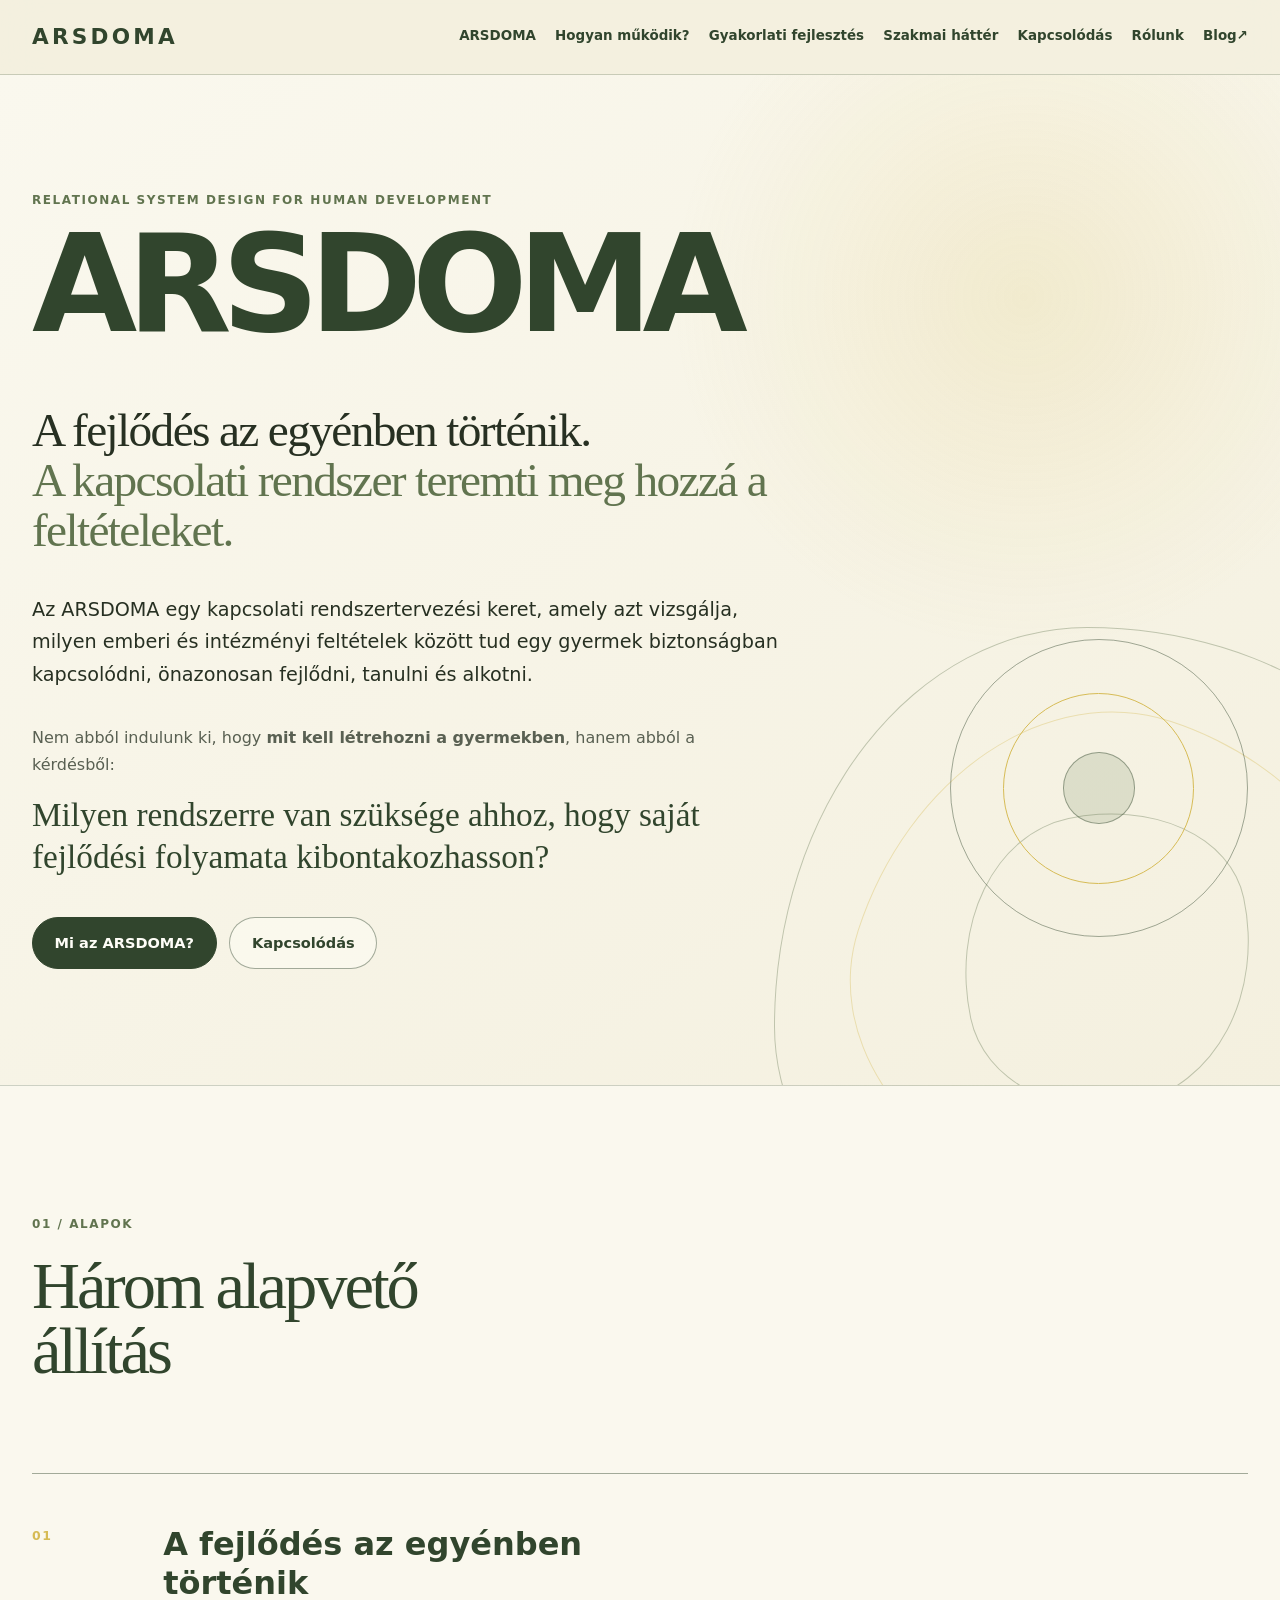
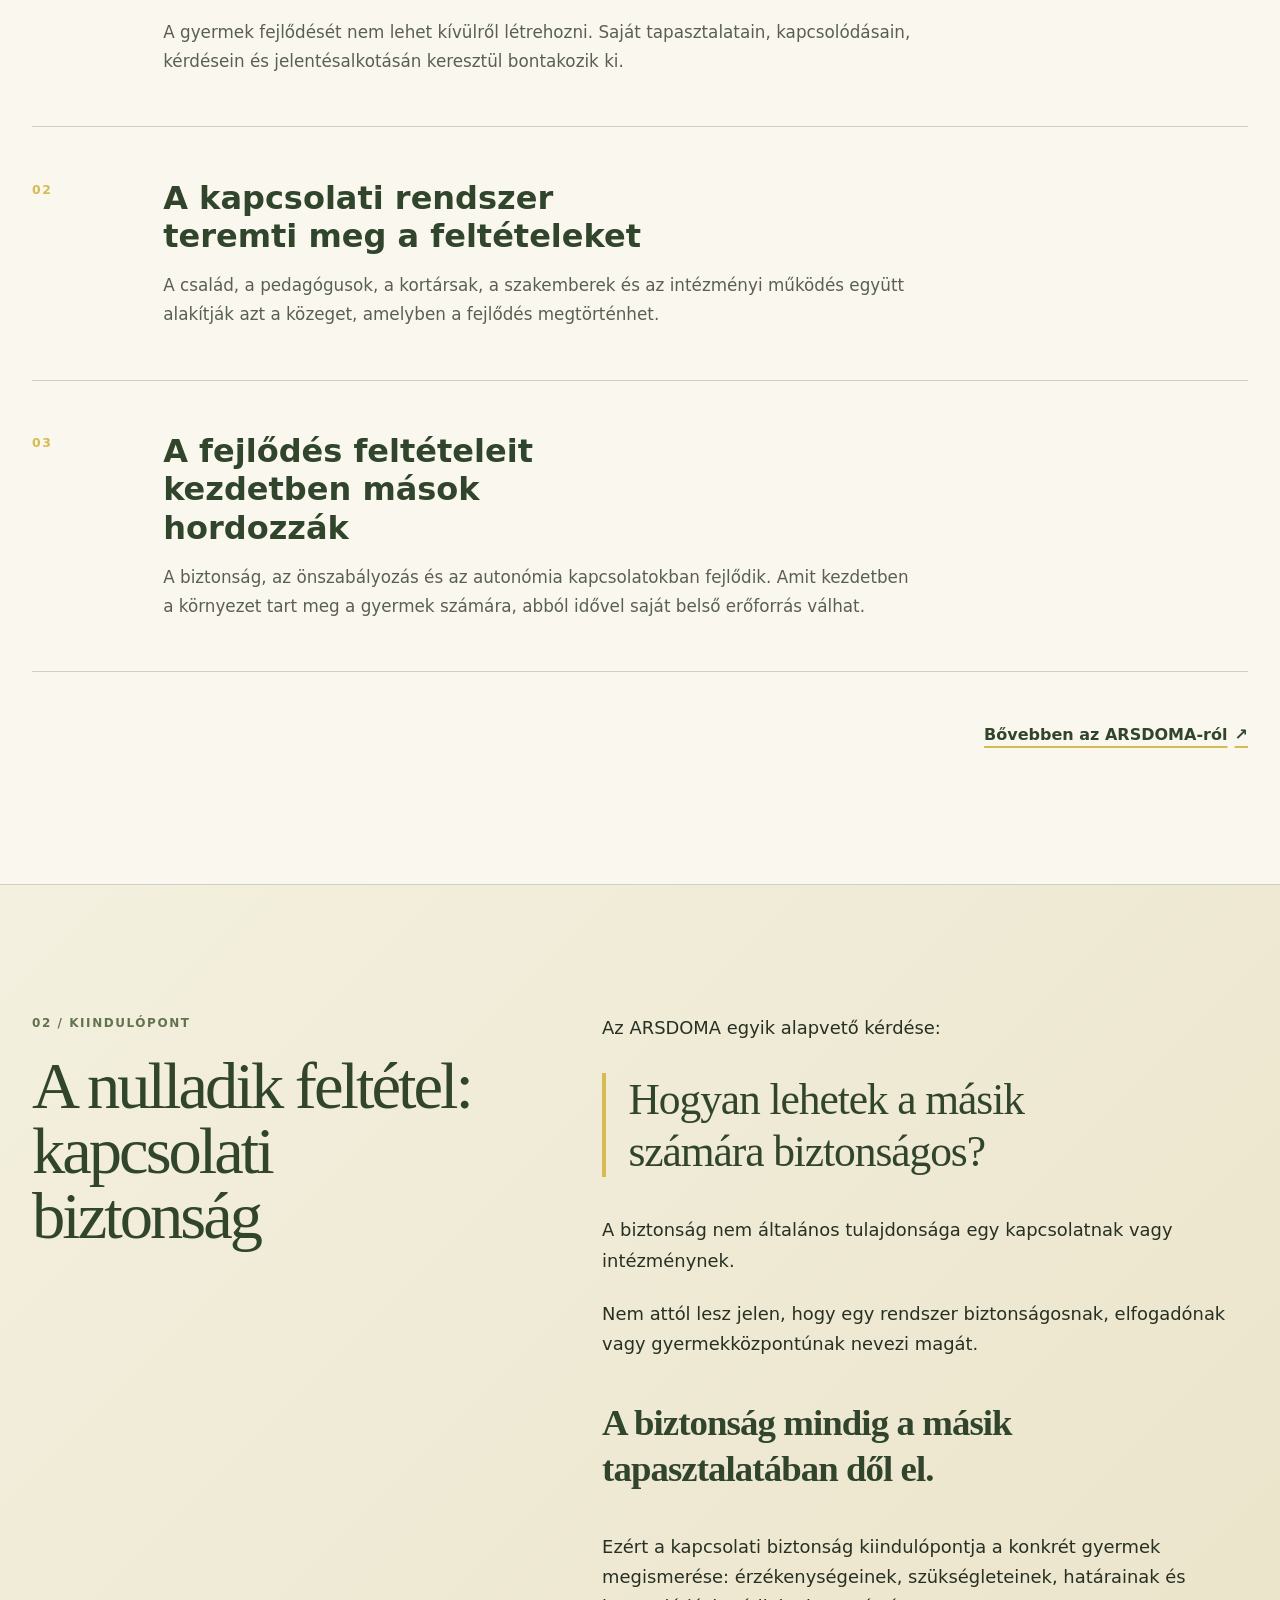
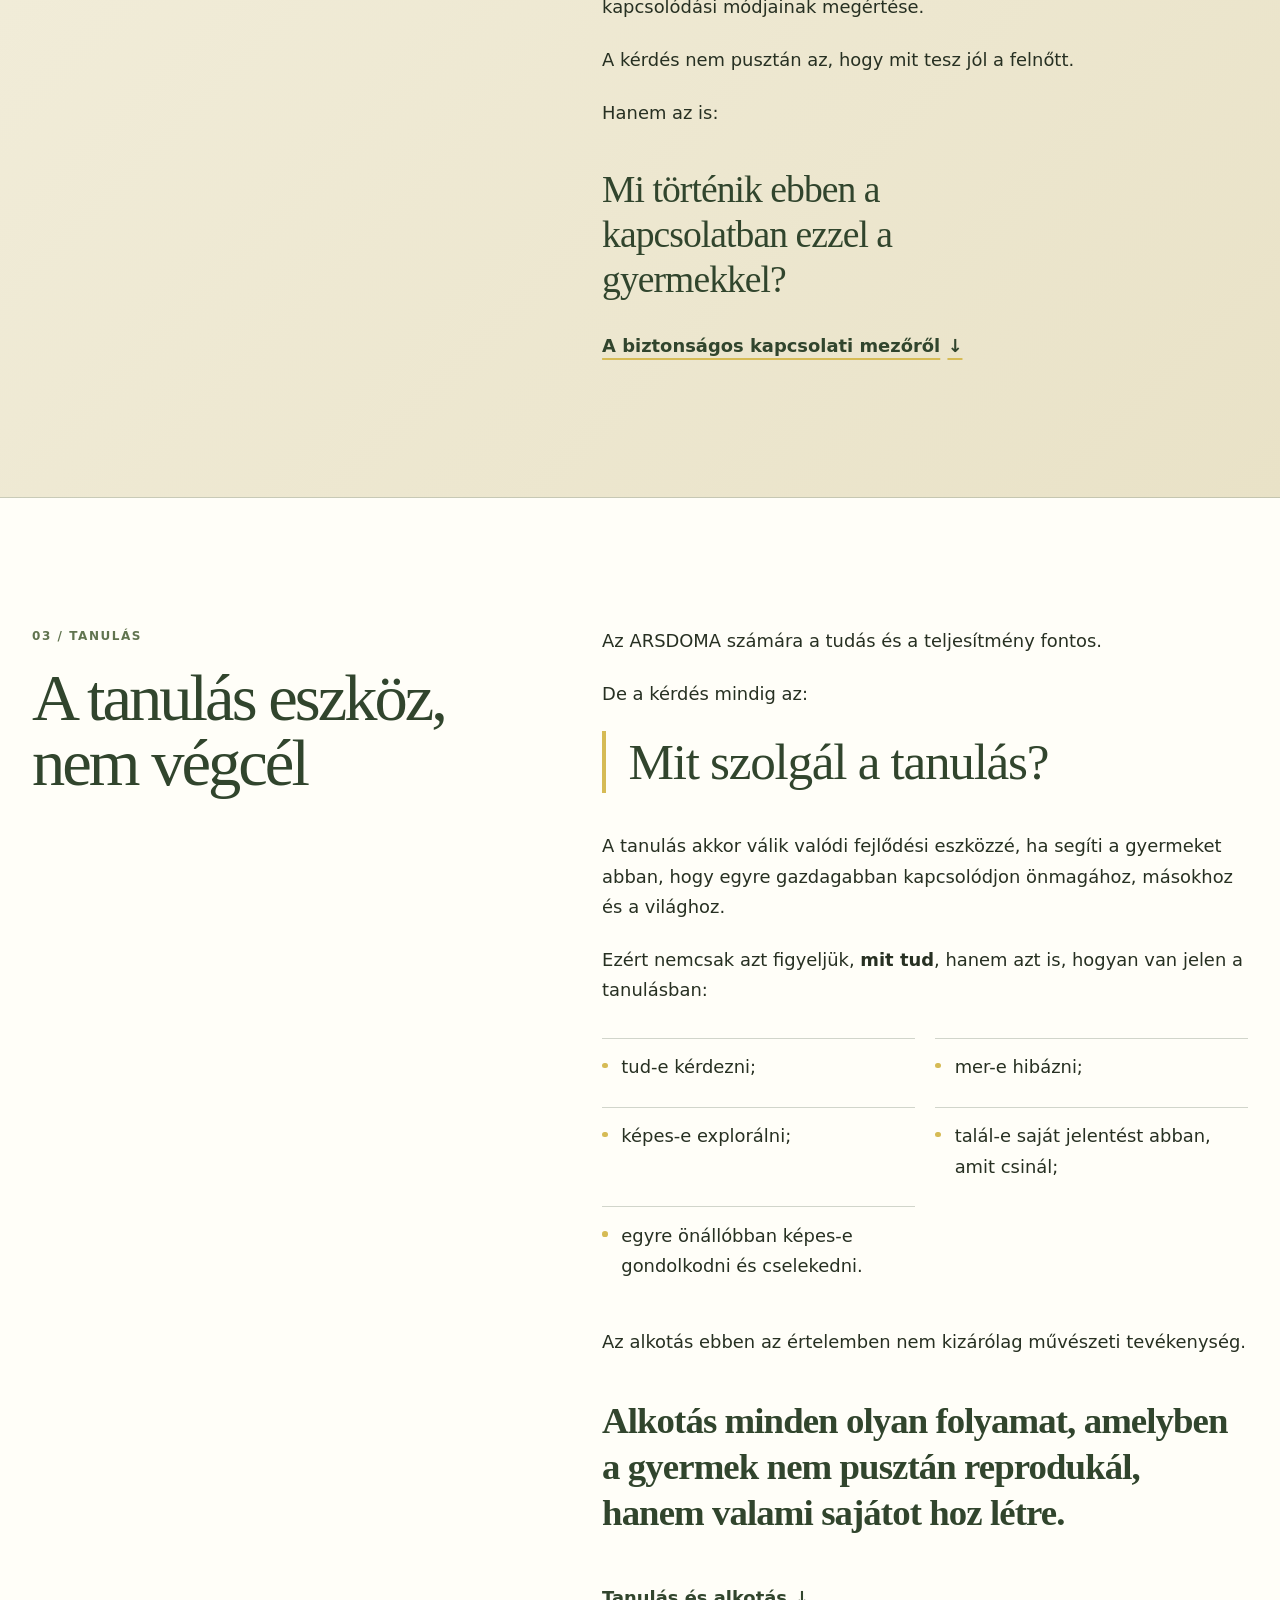
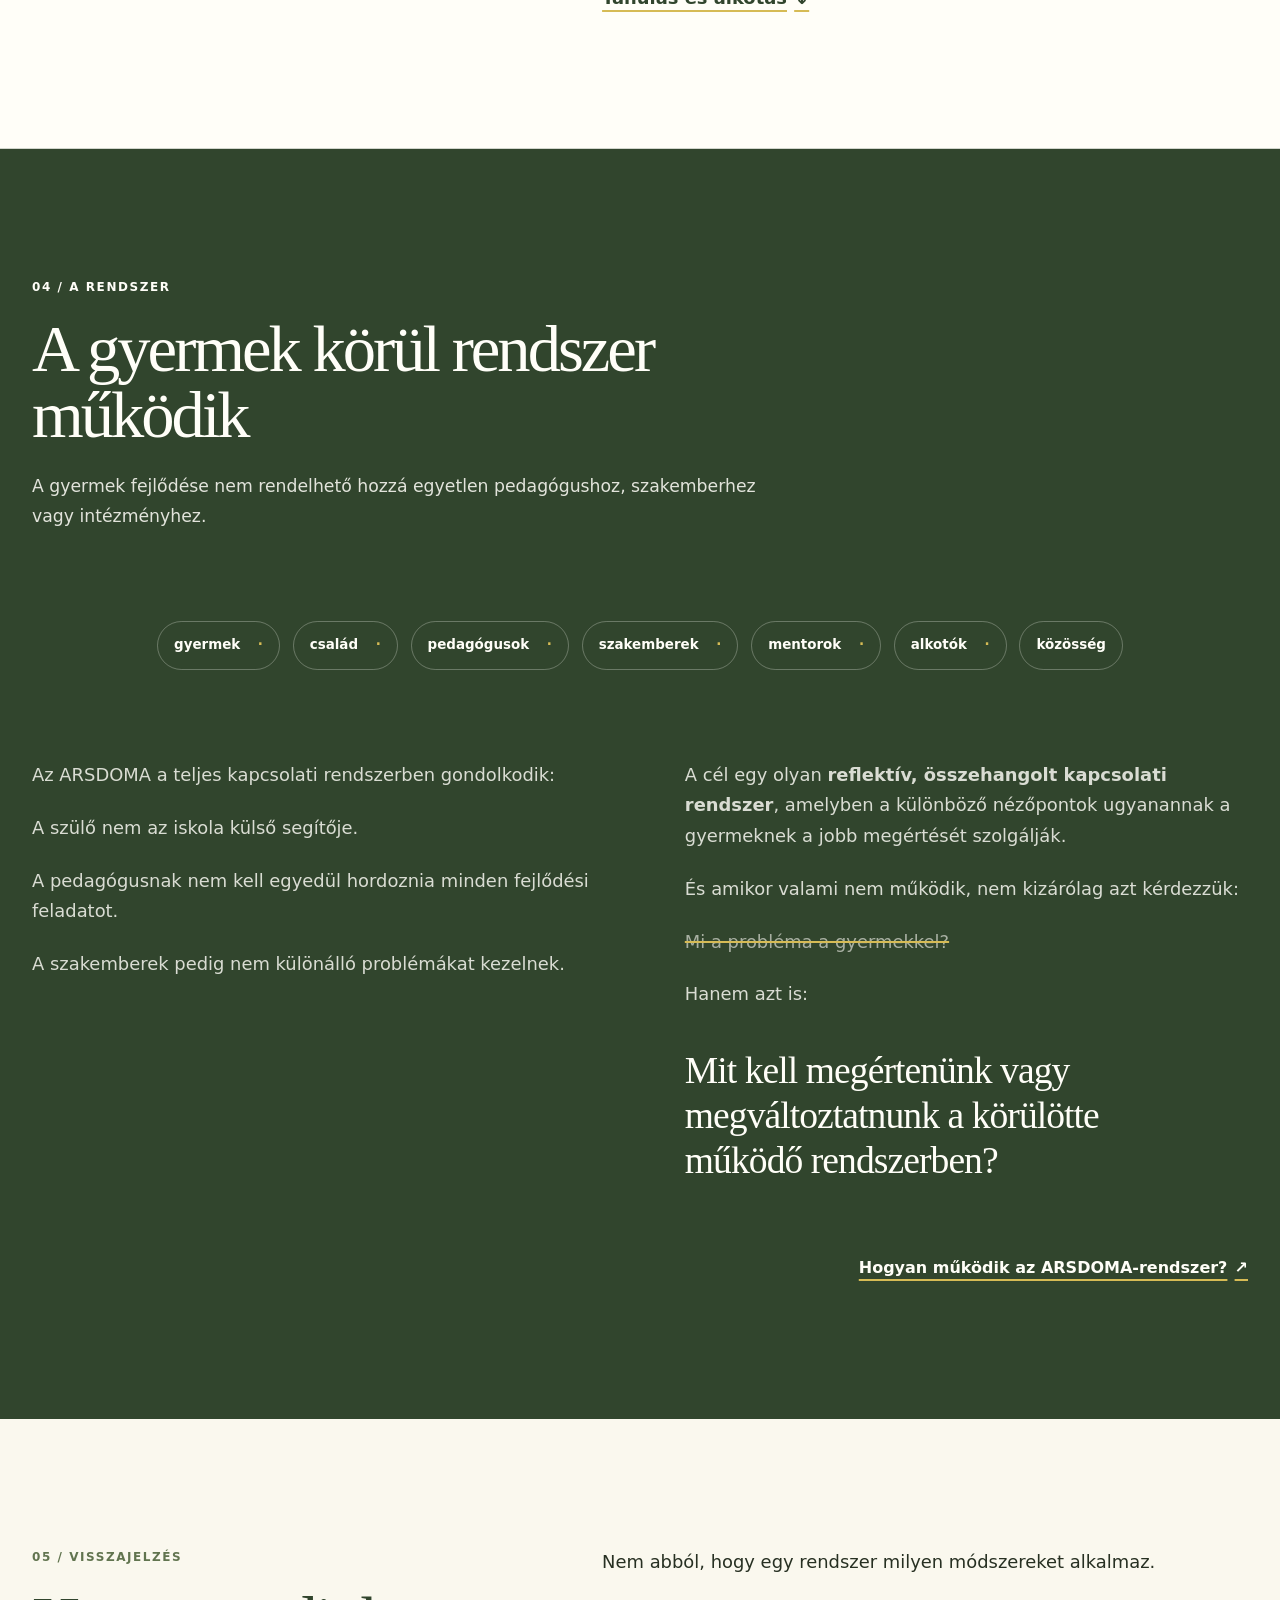
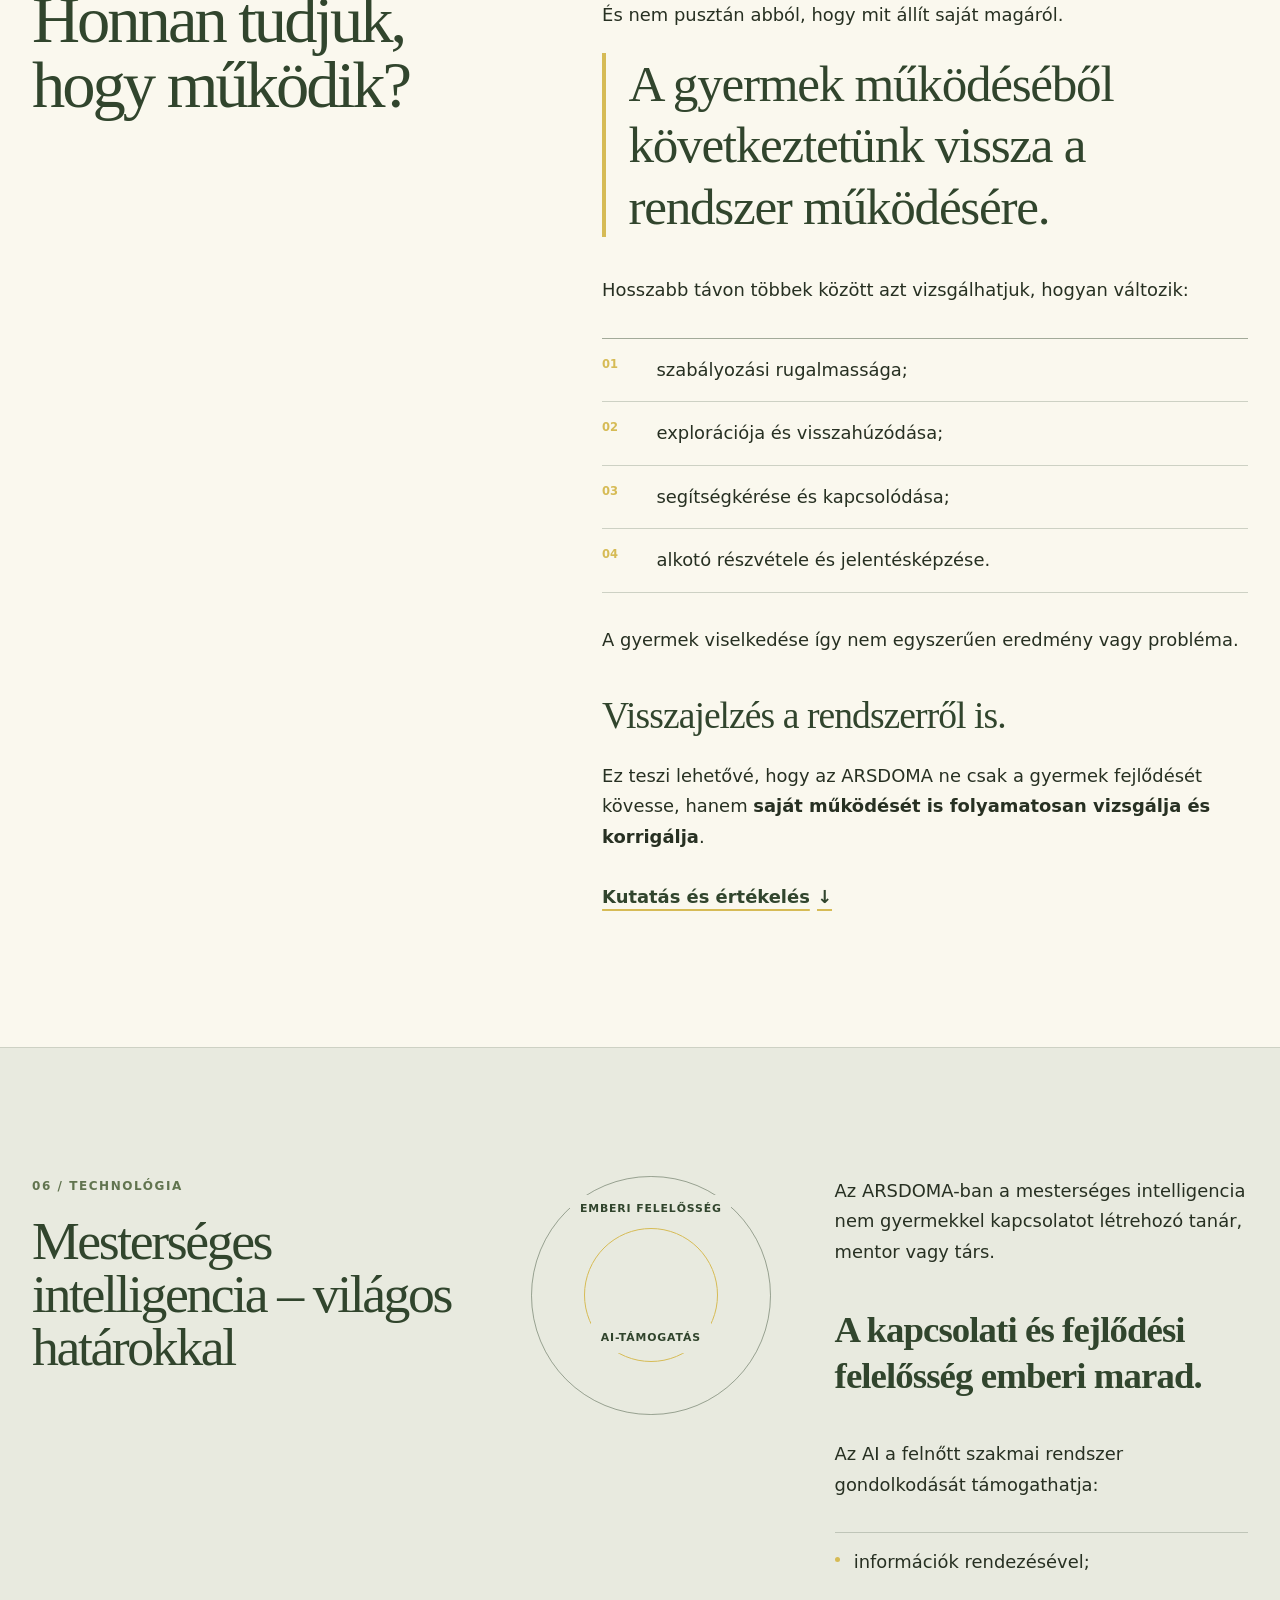
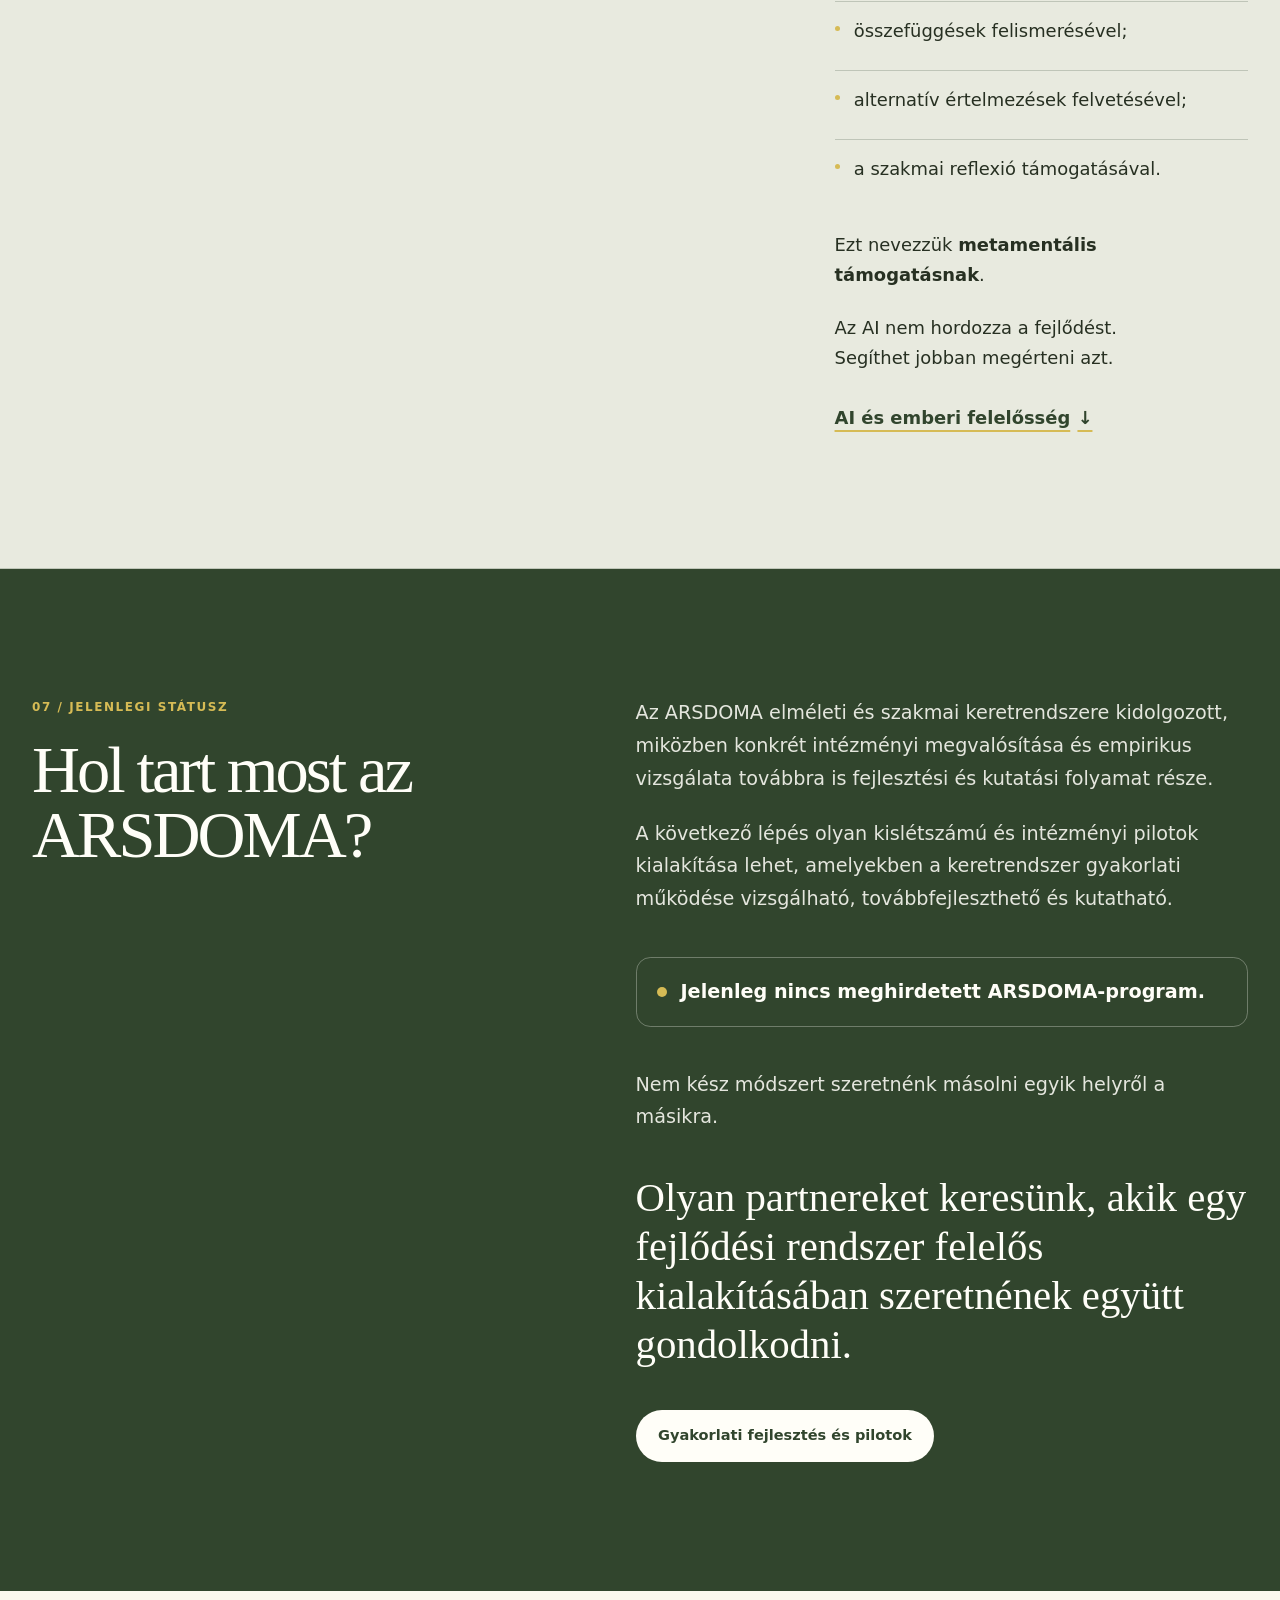
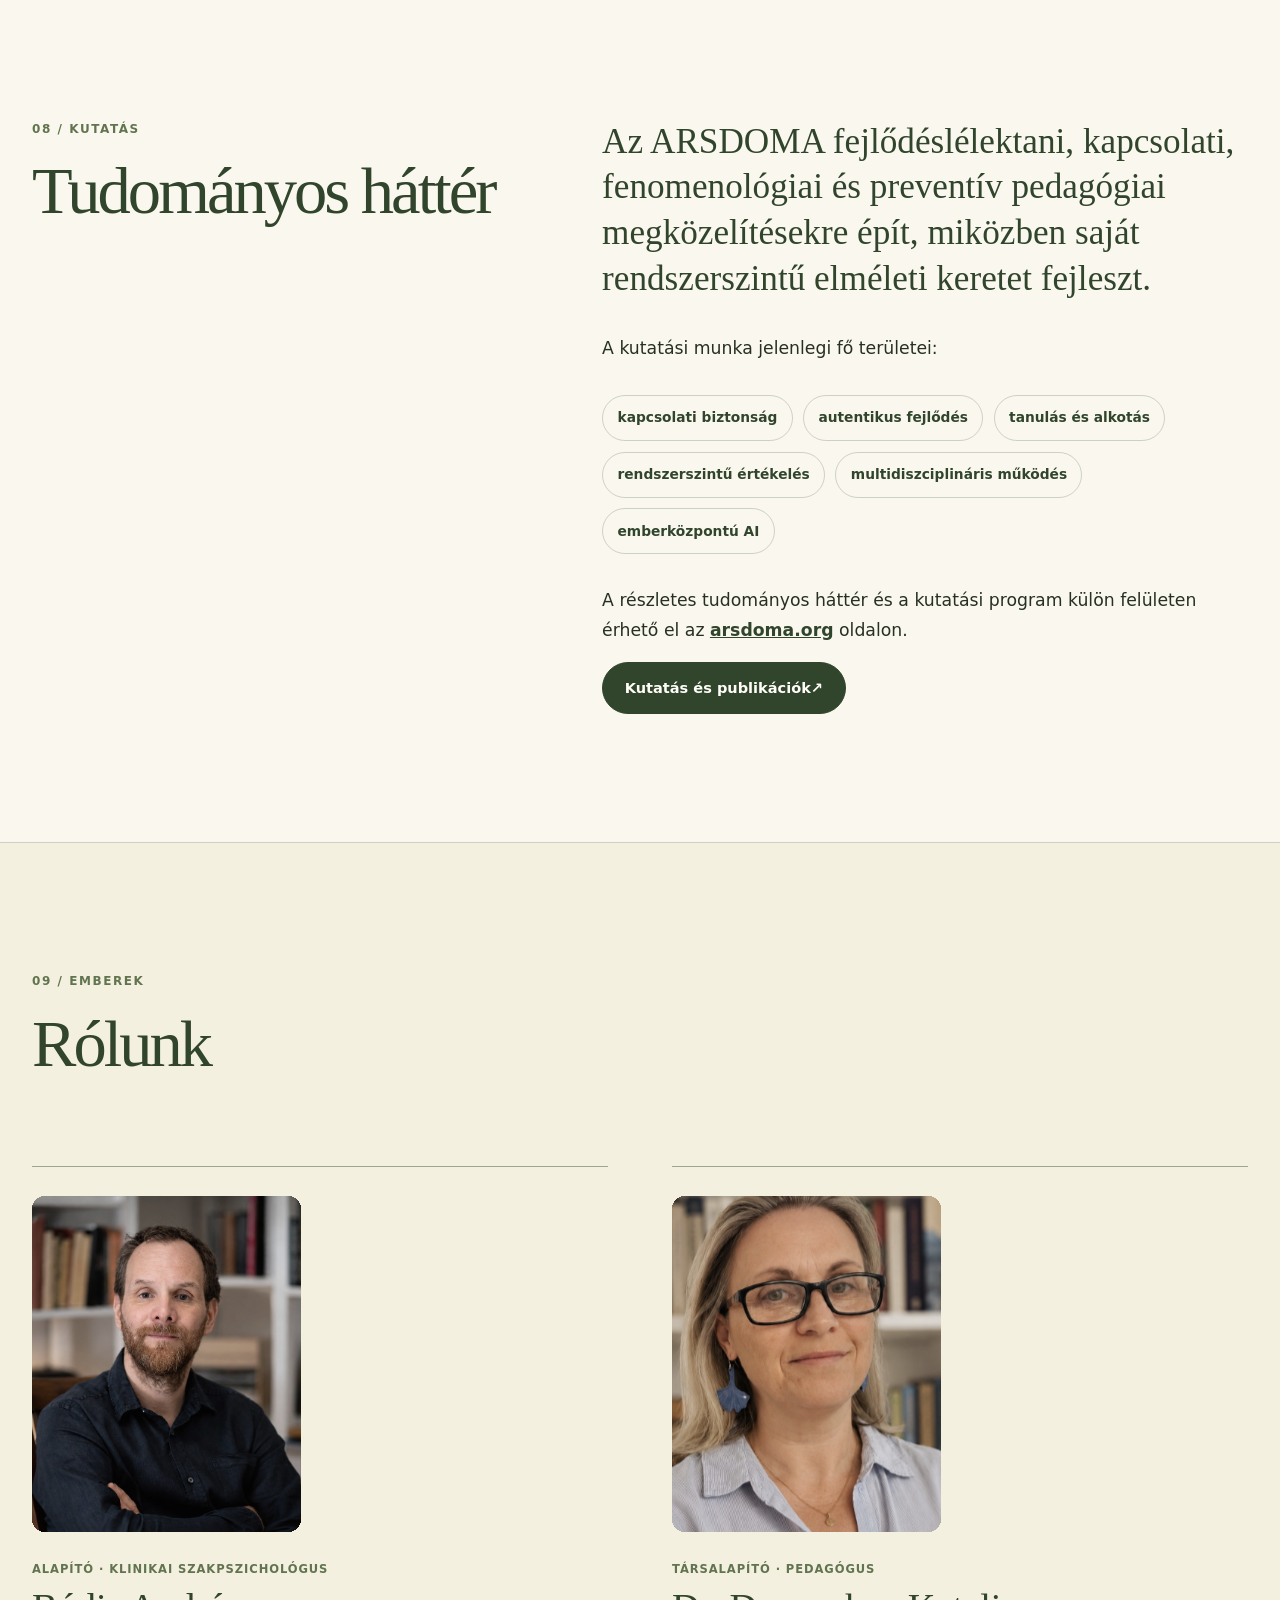
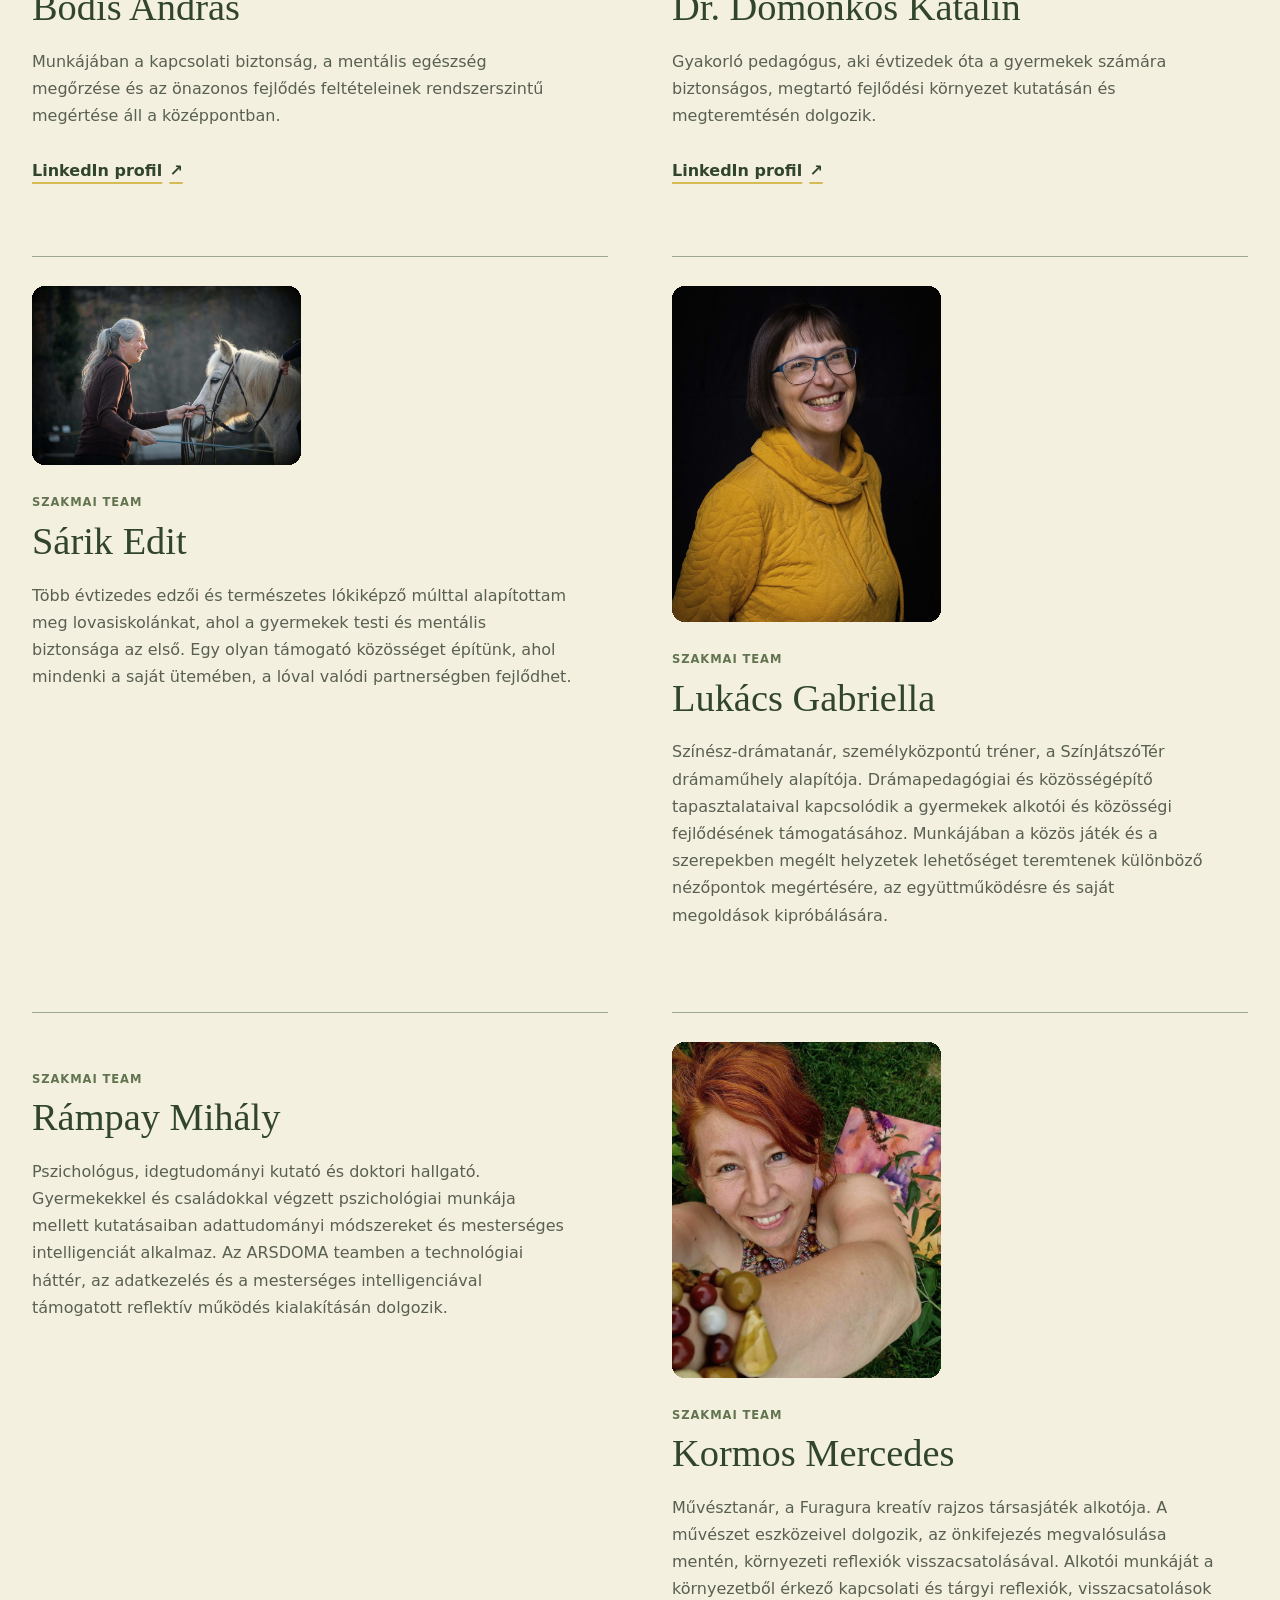
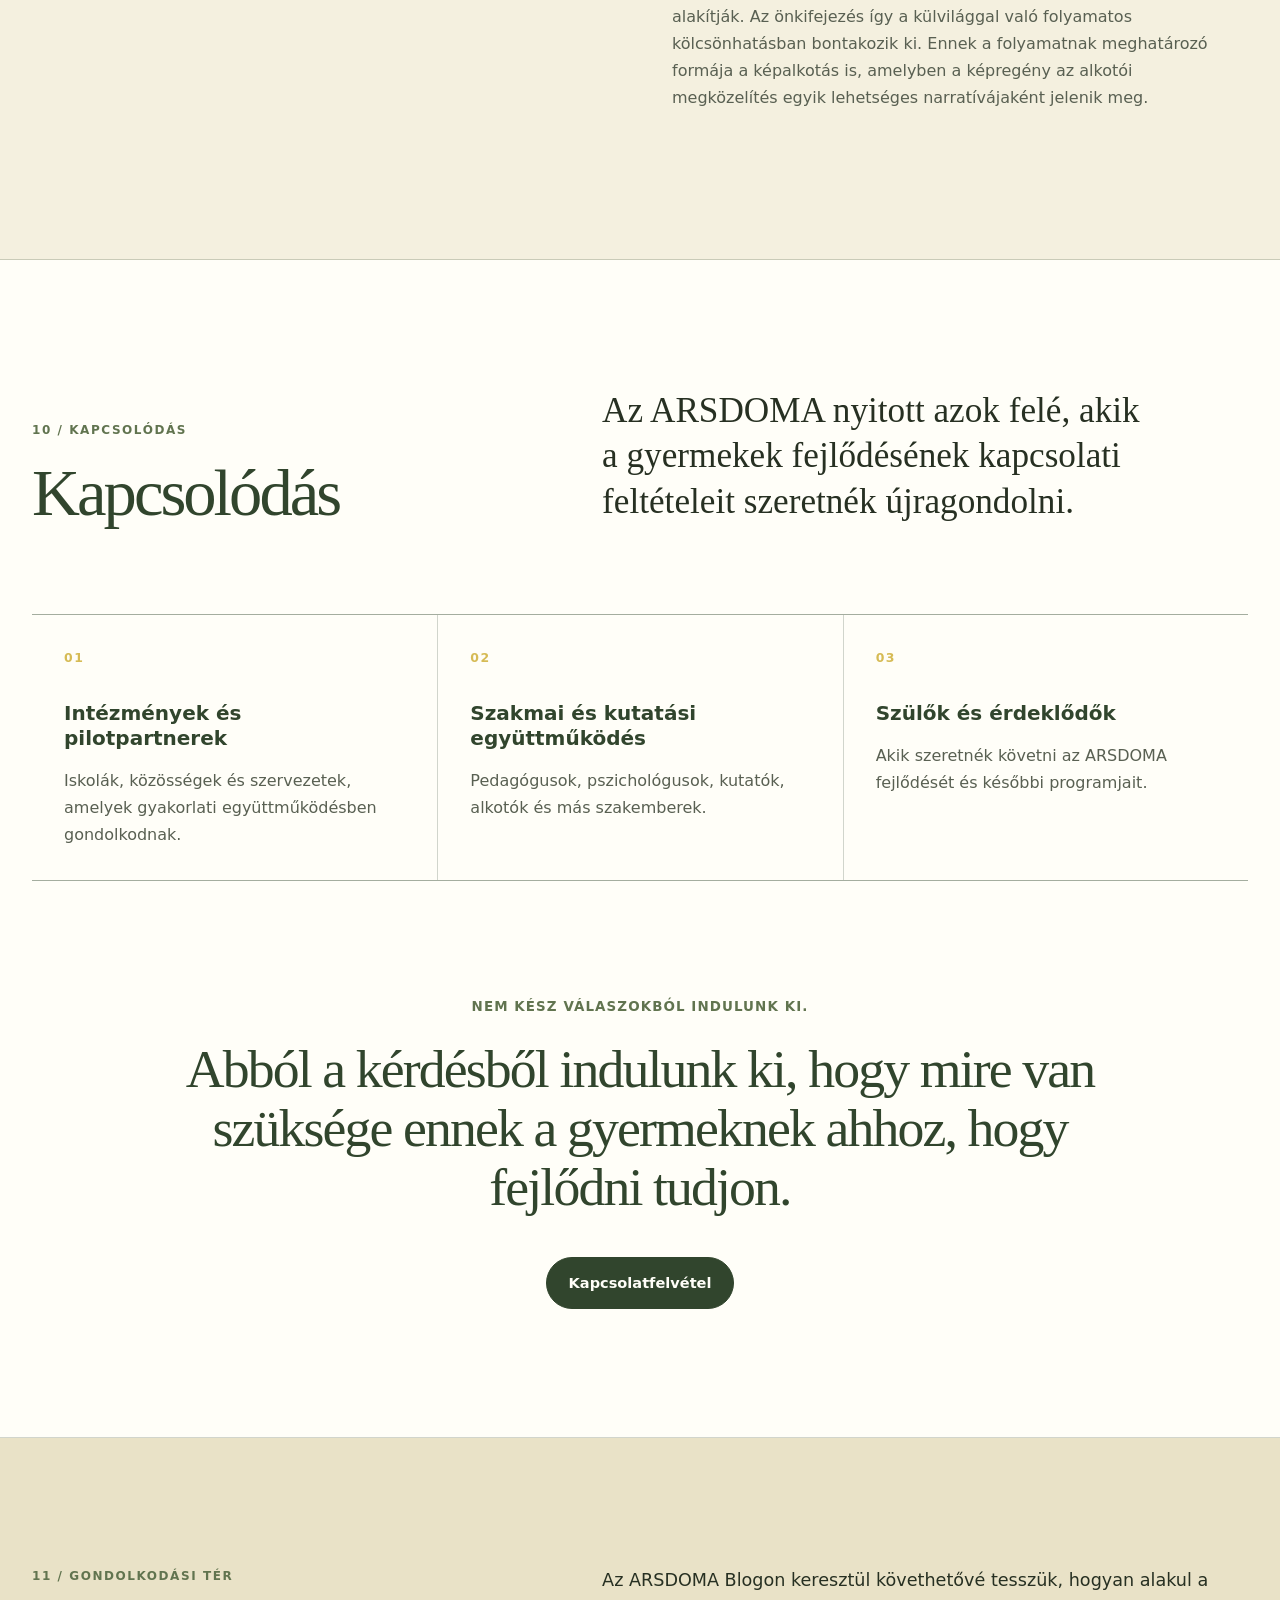
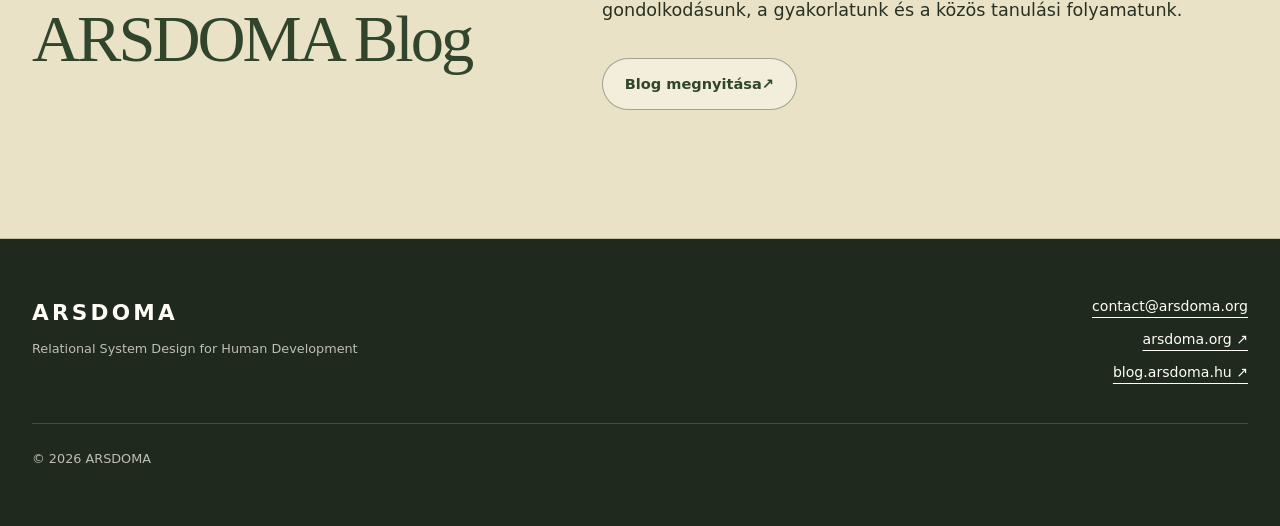
<file: index.html>
<!doctype html>
<html lang="hu">
<head>
  <meta charset="utf-8" />
  <meta name="viewport" content="width=device-width, initial-scale=1" />
  <title>ARSDOMA – Relational System Design for Human Development</title>
  <meta name="description" content="Az ARSDOMA kapcsolati rendszertervezési keret a gyermekek biztonságos kapcsolódásának, önazonos fejlődésének, tanulásának és alkotásának emberi és intézményi feltételeiről." />
  <link rel="canonical" href="https://arsdoma.hu/" />
  <meta property="og:title" content="ARSDOMA – Relational System Design for Human Development" />
  <meta property="og:description" content="A fejlődés az egyénben történik. A kapcsolati rendszer teremti meg hozzá a feltételeket." />
  <meta property="og:type" content="website" />
  <meta property="og:url" content="https://arsdoma.hu/" />
  <meta property="og:locale" content="hu_HU" />
  <meta property="og:site_name" content="ARSDOMA" />
  <meta property="og:image" content="https://arsdoma.hu/arsdoma-kerdezes-kozossegben.png" />
  <meta property="og:image:alt" content="ARSDOMA – kapcsolati biztonság, alkotói bevonódás, önazonos fejlődés és közös gondolkodás" />
  <meta name="theme-color" content="#f4f0df" />
  <link rel="stylesheet" href="./styles.css" />
</head>
<body>
  <a class="skip-link" href="#tartalom">Ugrás a tartalomhoz</a>

  <header class="site-header">
    <div class="shell header-inner">
      <a class="brand" href="#arsdoma" aria-label="ARSDOMA – vissza az oldal tetejére">
        <span class="brand-name">ARSDOMA</span>
      </a>
      <nav class="site-nav" aria-label="Fő navigáció">
        <ul class="desktop-nav">
          <li><a href="#arsdoma">ARSDOMA</a></li>
          <li><a href="#hogyan-mukodik">Hogyan működik?</a></li>
          <li><a href="#gyakorlati-fejlesztes">Gyakorlati fejlesztés</a></li>
          <li><a href="#szakmai-hatter">Szakmai háttér</a></li>
          <li><a href="#kapcsolodas">Kapcsolódás</a></li>
          <li><a href="#rolunk">Rólunk</a></li>
          <li><a href="https://blog.arsdoma.hu" target="_blank" rel="noopener">Blog <span aria-hidden="true">↗</span></a></li>
        </ul>
        <details class="nav-menu">
          <summary>Menü</summary>
          <ul>
            <li><a href="#arsdoma">ARSDOMA</a></li>
            <li><a href="#hogyan-mukodik">Hogyan működik?</a></li>
            <li><a href="#gyakorlati-fejlesztes">Gyakorlati fejlesztés</a></li>
            <li><a href="#szakmai-hatter">Szakmai háttér</a></li>
            <li><a href="#kapcsolodas">Kapcsolódás</a></li>
            <li><a href="#rolunk">Rólunk</a></li>
            <li><a href="https://blog.arsdoma.hu" target="_blank" rel="noopener">Blog <span aria-hidden="true">↗</span></a></li>
          </ul>
        </details>
      </nav>
    </div>
  </header>

  <main id="tartalom">
    <section class="hero" id="arsdoma" aria-labelledby="hero-title">
      <div class="hero-field" aria-hidden="true"><span></span><span></span><span></span></div>
      <div class="shell hero-grid">
        <div class="hero-copy">
          <p class="eyebrow">Relational System Design for Human Development</p>
          <h1 id="hero-title">ARSDOMA</h1>
          <p class="hero-statement">
            <span>A fejlődés az egyénben történik.</span>
            <span>A kapcsolati rendszer teremti meg hozzá a feltételeket.</span>
          </p>
          <p class="hero-intro">Az ARSDOMA egy kapcsolati rendszertervezési keret, amely azt vizsgálja, milyen emberi és intézményi feltételek között tud egy gyermek biztonságban kapcsolódni, önazonosan fejlődni, tanulni és alkotni.</p>
          <p class="hero-prompt">Nem abból indulunk ki, hogy <strong>mit kell létrehozni a gyermekben</strong>, hanem abból a kérdésből:</p>
          <h2 class="hero-question">Milyen rendszerre van szüksége ahhoz, hogy saját fejlődési folyamata kibontakozhasson?</h2>
          <div class="actions">
            <a class="button button-primary" href="#mi-az-arsdoma">Mi az ARSDOMA?</a>
            <a class="button button-quiet" href="#kapcsolodas">Kapcsolódás</a>
          </div>
        </div>
        <div class="hero-diagram" aria-hidden="true"><span></span><span></span><span></span></div>
      </div>
    </section>

    <section class="section principles" id="mi-az-arsdoma" aria-labelledby="principles-title">
      <div class="shell">
        <div class="section-heading">
          <p class="section-number">01 / Alapok</p>
          <h2 id="principles-title">Három alapvető állítás</h2>
        </div>
        <div class="principle-list">
          <article class="principle">
            <p class="principle-number" aria-hidden="true">01</p>
            <div><h3>A fejlődés az egyénben történik</h3><p>A gyermek fejlődését nem lehet kívülről létrehozni. Saját tapasztalatain, kapcsolódásain, kérdésein és jelentésalkotásán keresztül bontakozik ki.</p></div>
          </article>
          <article class="principle">
            <p class="principle-number" aria-hidden="true">02</p>
            <div><h3>A kapcsolati rendszer teremti meg a feltételeket</h3><p>A család, a pedagógusok, a kortársak, a szakemberek és az intézményi működés együtt alakítják azt a közeget, amelyben a fejlődés megtörténhet.</p></div>
          </article>
          <article class="principle">
            <p class="principle-number" aria-hidden="true">03</p>
            <div><h3>A fejlődés feltételeit kezdetben mások hordozzák</h3><p>A biztonság, az önszabályozás és az autonómia kapcsolatokban fejlődik. Amit kezdetben a környezet tart meg a gyermek számára, abból idővel saját belső erőforrás válhat.</p></div>
          </article>
        </div>
        <div class="section-action"><a class="text-link" href="https://arsdoma.org" target="_blank" rel="noopener">Bővebben az ARSDOMA-ról <span aria-hidden="true">↗</span></a></div>
      </div>
    </section>

    <section class="section safety-section" id="kapcsolati-biztonsag" aria-labelledby="safety-title">
      <div class="shell split-layout">
        <div class="section-heading sticky-heading"><p class="section-number">02 / Kiindulópont</p><h2 id="safety-title">A nulladik feltétel: kapcsolati biztonság</h2></div>
        <div class="prose prose-large">
          <p>Az ARSDOMA egyik alapvető kérdése:</p>
          <h3 class="central-question safety-question">Hogyan lehetek a másik számára biztonságos?</h3>
          <p>A biztonság nem általános tulajdonsága egy kapcsolatnak vagy intézménynek.</p>
          <p>Nem attól lesz jelen, hogy egy rendszer biztonságosnak, elfogadónak vagy gyermekközpontúnak nevezi magát.</p>
          <p class="key-statement">A biztonság mindig a másik tapasztalatában dől el.</p>
          <p>Ezért a kapcsolati biztonság kiindulópontja a konkrét gyermek megismerése: érzékenységeinek, szükségleteinek, határainak és kapcsolódási módjainak megértése.</p>
          <p>A kérdés nem pusztán az, hogy mit tesz jól a felnőtt.</p>
          <p>Hanem az is:</p>
          <h3>Mi történik ebben a kapcsolatban ezzel a gyermekkel?</h3>
          <a class="text-link" href="#szakmai-hatter">A biztonságos kapcsolati mezőről <span aria-hidden="true">↓</span></a>
        </div>
      </div>
    </section>

    <section class="section learning-section" id="tanulas-es-alkotas" aria-labelledby="learning-title">
      <div class="shell split-layout">
        <div class="section-heading sticky-heading"><p class="section-number">03 / Tanulás</p><h2 id="learning-title">A tanulás eszköz, nem végcél</h2></div>
        <div class="prose">
          <p>Az ARSDOMA számára a tudás és a teljesítmény fontos.</p>
          <p>De a kérdés mindig az:</p>
          <h3 class="central-question">Mit szolgál a tanulás?</h3>
          <p>A tanulás akkor válik valódi fejlődési eszközzé, ha segíti a gyermeket abban, hogy egyre gazdagabban kapcsolódjon önmagához, másokhoz és a világhoz.</p>
          <p>Ezért nemcsak azt figyeljük, <strong>mit tud</strong>, hanem azt is, hogyan van jelen a tanulásban:</p>
          <ul class="signal-list"><li>tud-e kérdezni;</li><li>mer-e hibázni;</li><li>képes-e explorálni;</li><li>talál-e saját jelentést abban, amit csinál;</li><li>egyre önállóbban képes-e gondolkodni és cselekedni.</li></ul>
          <p>Az alkotás ebben az értelemben nem kizárólag művészeti tevékenység.</p>
          <p class="key-statement">Alkotás minden olyan folyamat, amelyben a gyermek nem pusztán reprodukál, hanem valami sajátot hoz létre.</p>
          <a class="text-link" href="#szakmai-hatter">Tanulás és alkotás <span aria-hidden="true">↓</span></a>
        </div>
      </div>
    </section>

    <section class="section system-section" id="hogyan-mukodik" aria-labelledby="system-title">
      <div class="shell">
        <div class="section-heading heading-wide">
          <p class="section-number">04 / A rendszer</p>
          <h2 id="system-title">A gyermek körül rendszer működik</h2>
          <p>A gyermek fejlődése nem rendelhető hozzá egyetlen pedagógushoz, szakemberhez vagy intézményhez.</p>
        </div>
        <div class="system-line" aria-label="Az ARSDOMA kapcsolati rendszerének résztvevői"><span>gyermek</span><span>család</span><span>pedagógusok</span><span>szakemberek</span><span>mentorok</span><span>alkotók</span><span>közösség</span></div>
        <div class="system-copy">
          <div class="prose">
            <p>Az ARSDOMA a teljes kapcsolati rendszerben gondolkodik:</p>
            <p>A szülő nem az iskola külső segítője.</p>
            <p>A pedagógusnak nem kell egyedül hordoznia minden fejlődési feladatot.</p>
            <p>A szakemberek pedig nem különálló problémákat kezelnek.</p>
          </div>
          <div class="prose">
            <p>A cél egy olyan <strong>reflektív, összehangolt kapcsolati rendszer</strong>, amelyben a különböző nézőpontok ugyanannak a gyermeknek a jobb megértését szolgálják.</p>
            <p>És amikor valami nem működik, nem kizárólag azt kérdezzük:</p>
            <p class="crossed-question">Mi a probléma a gyermekkel?</p>
            <p>Hanem azt is:</p>
            <h3>Mit kell megértenünk vagy megváltoztatnunk a körülötte működő rendszerben?</h3>
          </div>
        </div>
        <div class="section-action"><a class="text-link" href="https://arsdoma.org" target="_blank" rel="noopener">Hogyan működik az ARSDOMA-rendszer? <span aria-hidden="true">↗</span></a></div>
      </div>
    </section>

    <section class="section evidence-section" id="kutatas-es-ertekeles" aria-labelledby="evidence-title">
      <div class="shell split-layout">
        <div class="section-heading sticky-heading"><p class="section-number">05 / Visszajelzés</p><h2 id="evidence-title">Honnan tudjuk, hogy működik?</h2></div>
        <div class="prose">
          <p>Nem abból, hogy egy rendszer milyen módszereket alkalmaz.</p>
          <p>És nem pusztán abból, hogy mit állít saját magáról.</p>
          <h3 class="central-question">A gyermek működéséből következtetünk vissza a rendszer működésére.</h3>
          <p>Hosszabb távon többek között azt vizsgálhatjuk, hogyan változik:</p>
          <ul class="metric-list"><li><span>01</span> szabályozási rugalmassága;</li><li><span>02</span> explorációja és visszahúzódása;</li><li><span>03</span> segítségkérése és kapcsolódása;</li><li><span>04</span> alkotó részvétele és jelentésképzése.</li></ul>
          <p>A gyermek viselkedése így nem egyszerűen eredmény vagy probléma.</p>
          <h3>Visszajelzés a rendszerről is.</h3>
          <p>Ez teszi lehetővé, hogy az ARSDOMA ne csak a gyermek fejlődését kövesse, hanem <strong>saját működését is folyamatosan vizsgálja és korrigálja</strong>.</p>
          <a class="text-link" href="#szakmai-hatter">Kutatás és értékelés <span aria-hidden="true">↓</span></a>
        </div>
      </div>
    </section>

    <section class="section ai-section" id="ai-es-felelosseg" aria-labelledby="ai-title">
      <div class="shell ai-grid">
        <div class="section-heading"><p class="section-number">06 / Technológia</p><h2 id="ai-title">Mesterséges intelligencia – világos határokkal</h2></div>
        <div class="ai-boundary" aria-hidden="true"><span>emberi felelősség</span><span>AI-támogatás</span></div>
        <div class="prose ai-copy">
          <p>Az ARSDOMA-ban a mesterséges intelligencia nem gyermekkel kapcsolatot létrehozó tanár, mentor vagy társ.</p>
          <p class="key-statement">A kapcsolati és fejlődési felelősség emberi marad.</p>
          <p>Az AI a felnőtt szakmai rendszer gondolkodását támogathatja:</p>
          <ul class="signal-list compact-list"><li>információk rendezésével;</li><li>összefüggések felismerésével;</li><li>alternatív értelmezések felvetésével;</li><li>a szakmai reflexió támogatásával.</li></ul>
          <p>Ezt nevezzük <strong>metamentális támogatásnak</strong>.</p>
          <p>Az AI nem hordozza a fejlődést.<br />Segíthet jobban megérteni azt.</p>
          <a class="text-link" href="#szakmai-hatter">AI és emberi felelősség <span aria-hidden="true">↓</span></a>
        </div>
      </div>
    </section>

    <section class="section status-section" id="gyakorlati-fejlesztes" aria-labelledby="status-title">
      <div class="shell status-grid">
        <div class="section-heading"><p class="section-number light-number">07 / Jelenlegi státusz</p><h2 id="status-title">Hol tart most az ARSDOMA?</h2></div>
        <div class="status-content">
          <p>Az ARSDOMA elméleti és szakmai keretrendszere kidolgozott, miközben konkrét intézményi megvalósítása és empirikus vizsgálata továbbra is fejlesztési és kutatási folyamat része.</p>
          <p>A következő lépés olyan kislétszámú és intézményi pilotok kialakítása lehet, amelyekben a keretrendszer gyakorlati működése vizsgálható, továbbfejleszthető és kutatható.</p>
          <p class="status-note"><span aria-hidden="true"></span> Jelenleg nincs meghirdetett ARSDOMA-program.</p>
          <p>Nem kész módszert szeretnénk másolni egyik helyről a másikra.</p>
          <h3>Olyan partnereket keresünk, akik egy fejlődési rendszer felelős kialakításában szeretnének együtt gondolkodni.</h3>
          <a class="button button-light" href="#kapcsolodas">Gyakorlati fejlesztés és pilotok</a>
        </div>
      </div>
    </section>

    <section class="section research-section" id="szakmai-hatter" aria-labelledby="research-title">
      <div class="shell research-grid">
        <div class="section-heading"><p class="section-number">08 / Kutatás</p><h2 id="research-title">Tudományos háttér</h2></div>
        <div class="research-copy">
          <p class="research-lead">Az ARSDOMA fejlődéslélektani, kapcsolati, fenomenológiai és preventív pedagógiai megközelítésekre épít, miközben saját rendszerszintű elméleti keretet fejleszt.</p>
          <p>A kutatási munka jelenlegi fő területei:</p>
          <ul class="topic-list"><li>kapcsolati biztonság</li><li>autentikus fejlődés</li><li>tanulás és alkotás</li><li>rendszerszintű értékelés</li><li>multidiszciplináris működés</li><li>emberközpontú AI</li></ul>
          <p>A részletes tudományos háttér és a kutatási program külön felületen érhető el az <a href="https://arsdoma.org" target="_blank" rel="noopener">arsdoma.org</a> oldalon.</p>
          <a class="button button-primary" href="https://arsdoma.org" target="_blank" rel="noopener">Kutatás és publikációk <span aria-hidden="true">↗</span></a>
        </div>
      </div>
    </section>

    <section class="section about-section" id="rolunk" aria-labelledby="about-title">
      <div class="shell">
        <div class="section-heading heading-wide"><p class="section-number">09 / Emberek</p><h2 id="about-title">Rólunk</h2></div>
        <div class="people-grid">
          <article class="person">
            <div class="person-portrait">
              <img src="./andras-bodis.jpg" alt="Bódis András" width="1200" height="900" />
            </div>
            <div class="person-copy"><p class="person-role">Alapító · klinikai szakpszichológus</p><h3>Bódis András</h3><p>Munkájában a kapcsolati biztonság, a mentális egészség megőrzése és az önazonos fejlődés feltételeinek rendszerszintű megértése áll a középpontban.</p><a class="text-link" href="https://www.linkedin.com/in/andrás-bódis-30696026/" target="_blank" rel="noopener">LinkedIn profil <span aria-hidden="true">↗</span></a></div>
          </article>
          <article class="person">
            <div class="person-portrait">
              <img src="./domonkos-katalin.jpg" alt="Dr. Domonkos Katalin" width="1200" height="1200" />
            </div>
            <div class="person-copy"><p class="person-role">Társalapító · pedagógus</p><h3>Dr. Domonkos Katalin</h3><p>Gyakorló pedagógus, aki évtizedek óta a gyermekek számára biztonságos, megtartó fejlődési környezet kutatásán és megteremtésén dolgozik.</p><a class="text-link" href="https://www.linkedin.com/in/drdomonkoskatalin/" target="_blank" rel="noopener">LinkedIn profil <span aria-hidden="true">↗</span></a></div>
          </article>
          <article class="person">
            <div class="person-portrait" style="aspect-ratio: 2048 / 1365;"><img src="./sarik-edit.jpeg" alt="Sárik Edit egy lóval" width="2048" height="1365" loading="lazy" /></div>
            <div class="person-copy"><p class="person-role">Szakmai team</p><h3>Sárik Edit</h3><p>Több évtizedes edzői és természetes lókiképző múlttal alapítottam meg lovasiskolánkat, ahol a gyermekek testi és mentális biztonsága az első. Egy olyan támogató közösséget építünk, ahol mindenki a saját ütemében, a lóval valódi partnerségben fejlődhet.</p></div>
          </article>
          <article class="person">
            <div class="person-portrait"><img src="./lukacs-gabriella.jpeg" alt="Lukács Gabriella" width="1066" height="1599" loading="lazy" /></div>
            <div class="person-copy"><p class="person-role">Szakmai team</p><h3>Lukács Gabriella</h3><p>Színész-drámatanár, személyközpontú tréner, a SzínJátszóTér drámaműhely alapítója. Drámapedagógiai és közösségépítő tapasztalataival kapcsolódik a gyermekek alkotói és közösségi fejlődésének támogatásához. Munkájában a közös játék és a szerepekben megélt helyzetek lehetőséget teremtenek különböző nézőpontok megértésére, az együttműködésre és saját megoldások kipróbálására.</p></div>
          </article>
          <article class="person">
            <div class="person-copy"><p class="person-role">Szakmai team</p><h3>Rámpay Mihály</h3><p>Pszichológus, idegtudományi kutató és doktori hallgató. Gyermekekkel és családokkal végzett pszichológiai munkája mellett kutatásaiban adattudományi módszereket és mesterséges intelligenciát alkalmaz. Az ARSDOMA teamben a technológiai háttér, az adatkezelés és a mesterséges intelligenciával támogatott reflektív működés kialakításán dolgozik.</p></div>
          </article>
          <article class="person">
            <div class="person-portrait"><img src="./kormos-mercedes.jpeg" alt="Kormos Mercedes" width="2048" height="1859" loading="lazy" /></div>
            <div class="person-copy"><p class="person-role">Szakmai team</p><h3>Kormos Mercedes</h3><p>Művésztanár, a Furagura kreatív rajzos társasjáték alkotója. A művészet eszközeivel dolgozik, az önkifejezés megvalósulása mentén, környezeti reflexiók visszacsatolásával. Alkotói munkáját a környezetből érkező kapcsolati és tárgyi reflexiók, visszacsatolások alakítják. Az önkifejezés így a külvilággal való folyamatos kölcsönhatásban bontakozik ki. Ennek a folyamatnak meghatározó formája a képalkotás is, amelyben a képregény az alkotói megközelítés egyik lehetséges narratívájaként jelenik meg.</p></div>
          </article>
        </div>
      </div>
    </section>

    <section class="section connect-section" id="kapcsolodas" aria-labelledby="connect-title">
      <div class="shell">
        <div class="connect-intro">
          <div class="section-heading"><p class="section-number">10 / Kapcsolódás</p><h2 id="connect-title">Kapcsolódás</h2></div>
          <p>Az ARSDOMA nyitott azok felé, akik a gyermekek fejlődésének kapcsolati feltételeit szeretnék újragondolni.</p>
        </div>
        <div class="connection-paths">
          <article><p class="path-number" aria-hidden="true">01</p><h3>Intézmények és pilotpartnerek</h3><p>Iskolák, közösségek és szervezetek, amelyek gyakorlati együttműködésben gondolkodnak.</p></article>
          <article><p class="path-number" aria-hidden="true">02</p><h3>Szakmai és kutatási együttműködés</h3><p>Pedagógusok, pszichológusok, kutatók, alkotók és más szakemberek.</p></article>
          <article><p class="path-number" aria-hidden="true">03</p><h3>Szülők és érdeklődők</h3><p>Akik szeretnék követni az ARSDOMA fejlődését és későbbi programjait.</p></article>
        </div>
        <div class="closing-statement">
          <p>Nem kész válaszokból indulunk ki.</p>
          <h3>Abból a kérdésből indulunk ki, hogy mire van szüksége ennek a gyermeknek ahhoz, hogy fejlődni tudjon.</h3>
          <a class="button button-primary" href="mailto:contact@arsdoma.org">Kapcsolatfelvétel</a>
        </div>
      </div>
    </section>

    <section class="section blog-section" id="blog" aria-labelledby="blog-title">
      <div class="shell blog-layout">
        <div class="section-heading"><p class="section-number">11 / Gondolkodási tér</p><h2 id="blog-title">ARSDOMA Blog</h2></div>
        <div><p>Az ARSDOMA Blogon keresztül követhetővé tesszük, hogyan alakul a gondolkodásunk, a gyakorlatunk és a közös tanulási folyamatunk.</p><a class="button button-quiet" href="https://blog.arsdoma.hu" target="_blank" rel="noopener">Blog megnyitása <span aria-hidden="true">↗</span></a></div>
      </div>
    </section>
  </main>

  <footer class="site-footer">
    <div class="shell footer-grid">
      <div><a class="footer-brand" href="#arsdoma">ARSDOMA</a><p>Relational System Design for Human Development</p></div>
      <div class="footer-links"><a href="mailto:contact@arsdoma.org">contact@arsdoma.org</a><a href="https://arsdoma.org" target="_blank" rel="noopener">arsdoma.org <span aria-hidden="true">↗</span></a><a href="https://blog.arsdoma.hu" target="_blank" rel="noopener">blog.arsdoma.hu <span aria-hidden="true">↗</span></a></div>
      <p class="copyright">© 2026 ARSDOMA</p>
    </div>
  </footer>
</body>
</html>
</file>
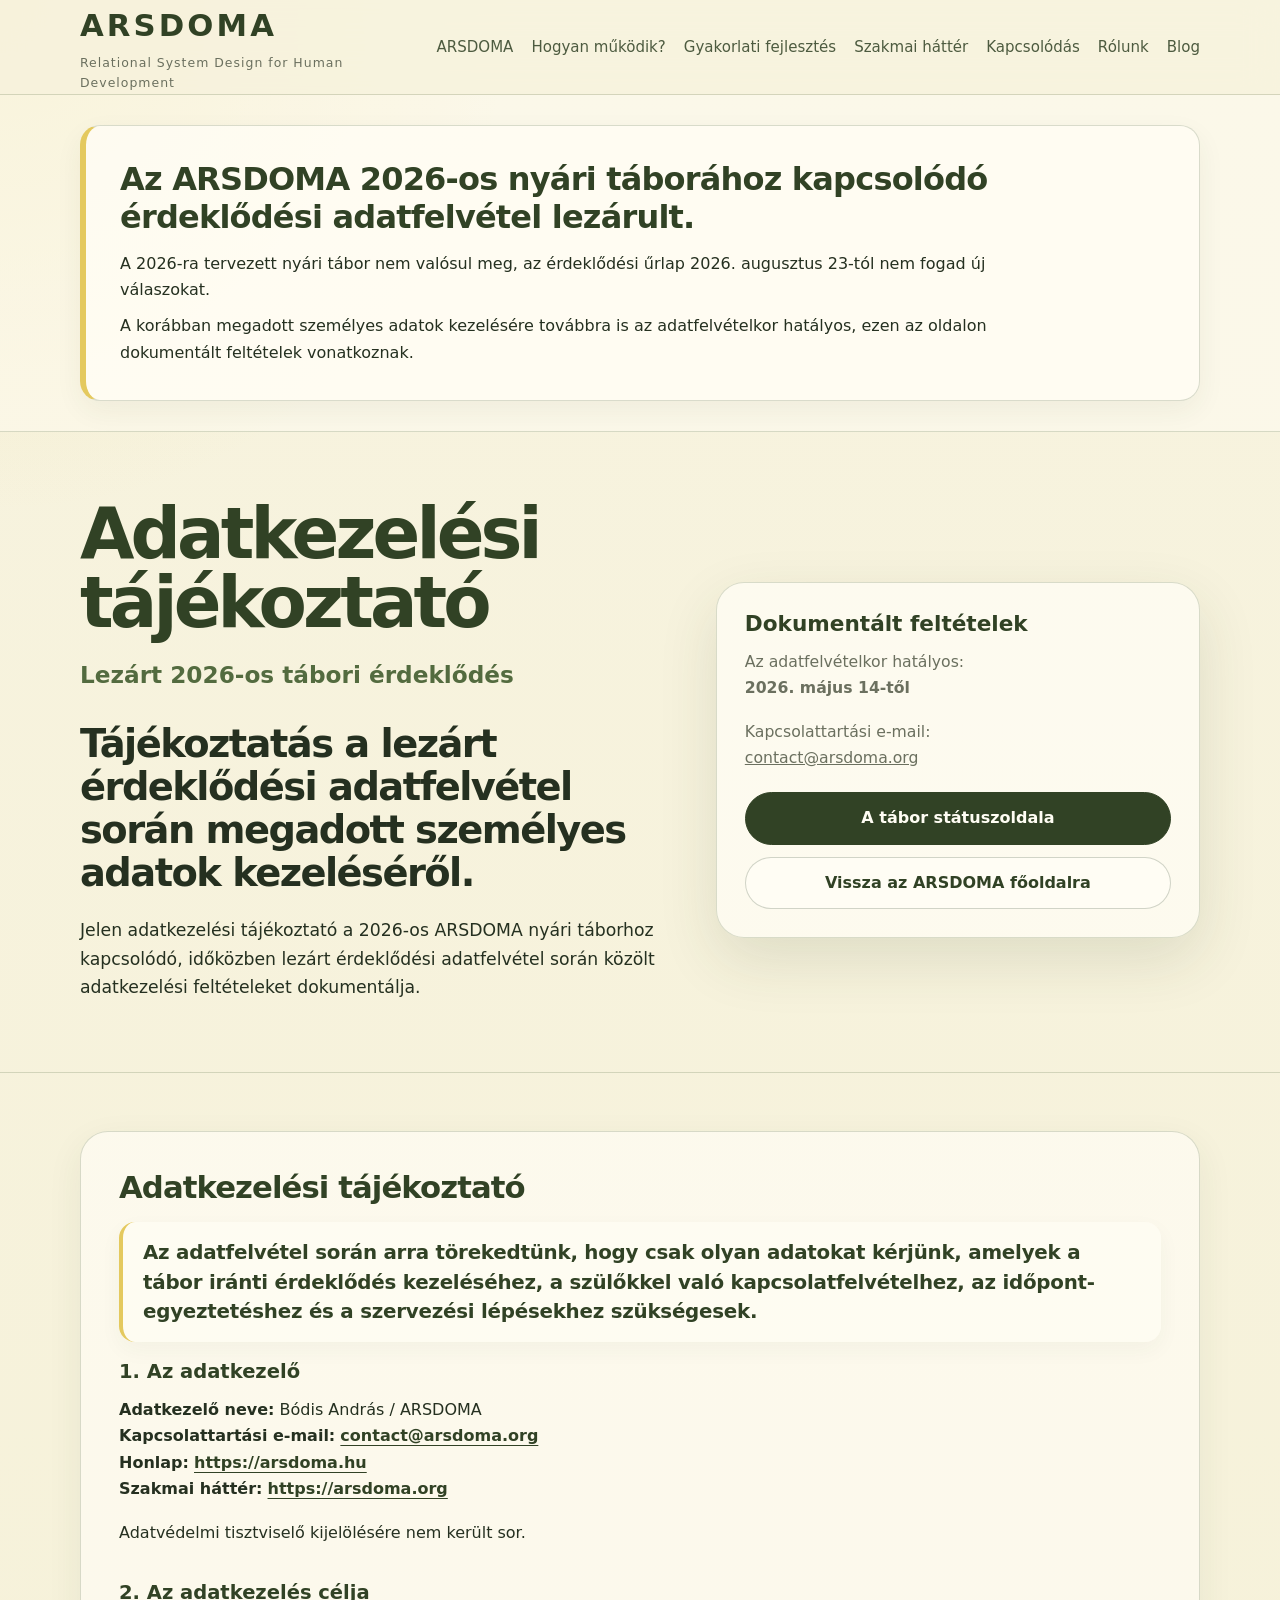
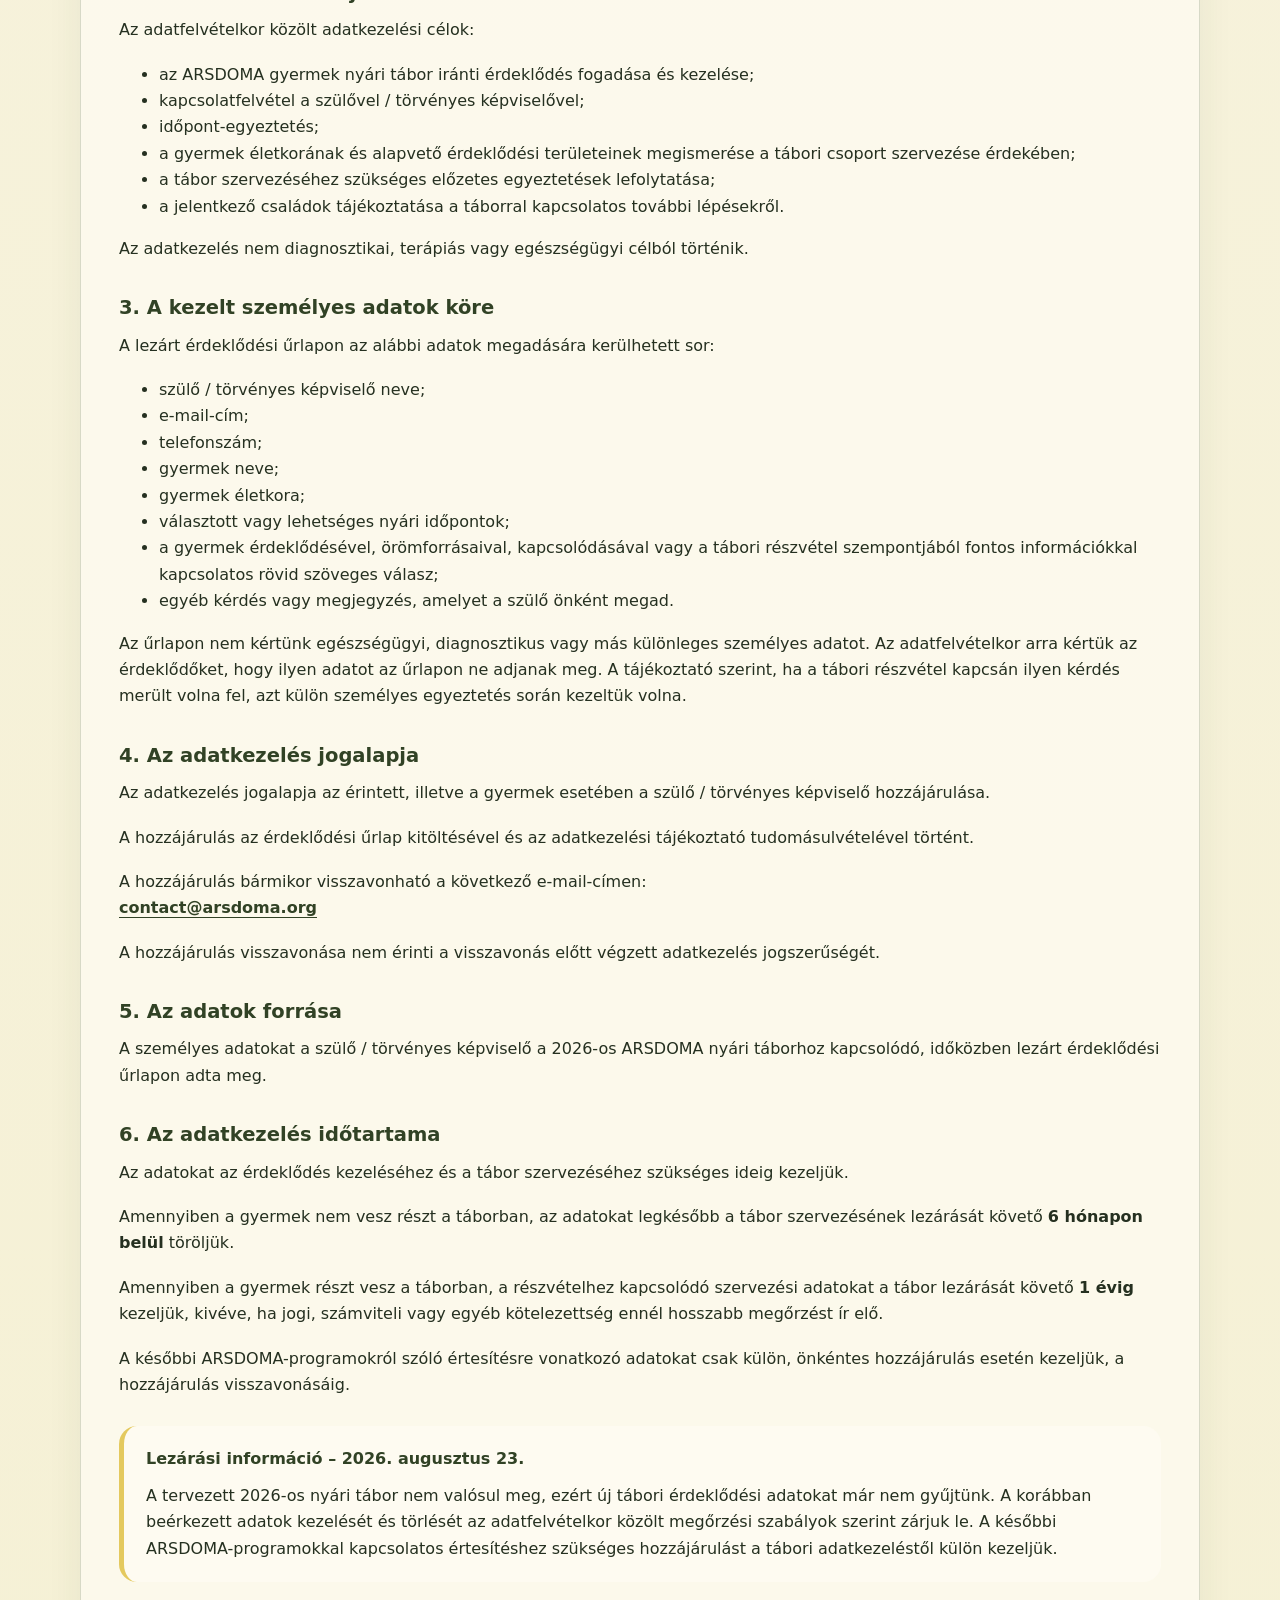
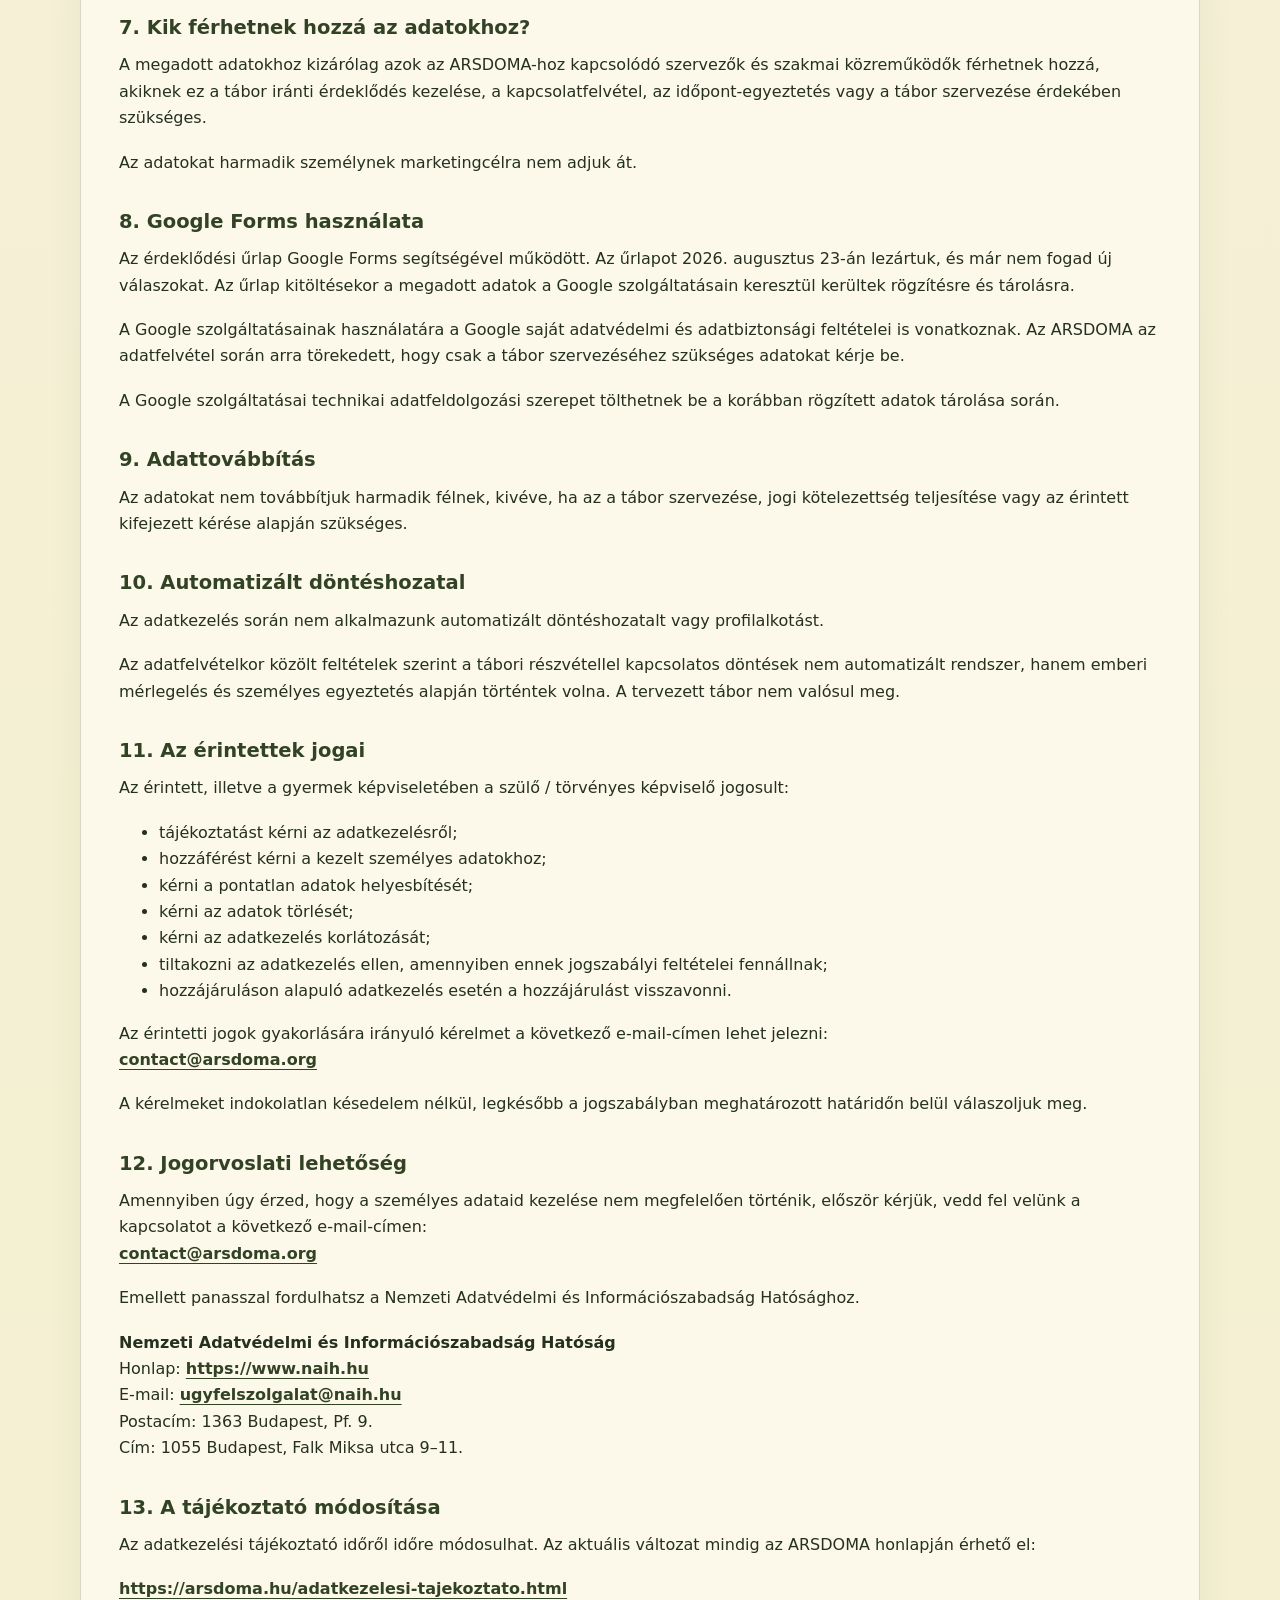
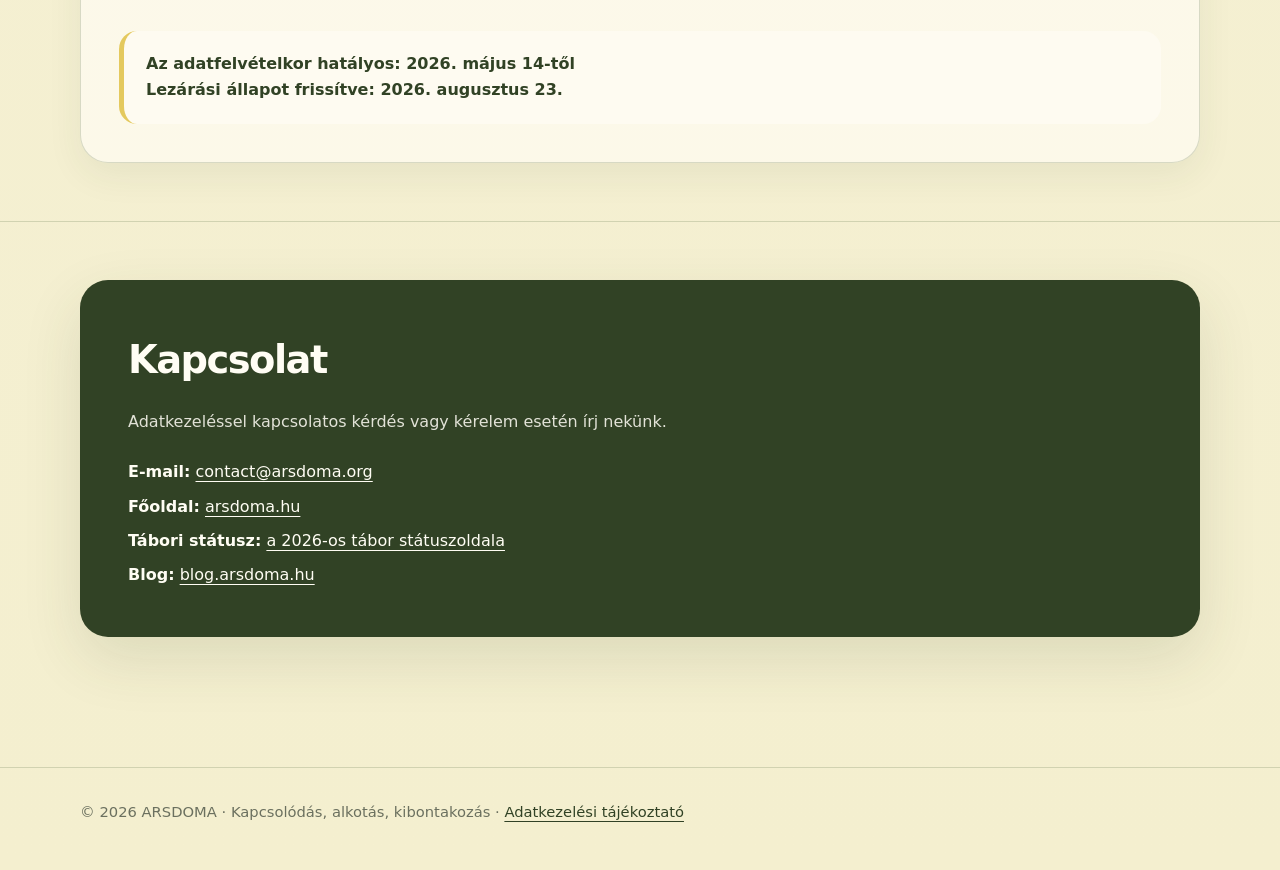
<file: adatkezelesi-tajekoztato.html>
<!doctype html>
<html lang="hu">
<head>
  <meta charset="utf-8" />
  <meta name="viewport" content="width=device-width, initial-scale=1" />

  <title>Adatkezelési tájékoztató – lezárt 2026-os ARSDOMA tábori érdeklődés</title>
  <meta name="description" content="Tájékoztatás a lezárt 2026-os ARSDOMA nyári tábori érdeklődés során megadott személyes adatok kezeléséről." />

  <meta property="og:title" content="Adatkezelési tájékoztató – lezárt 2026-os ARSDOMA tábori érdeklődés" />
  <meta property="og:description" content="Tájékoztatás a lezárt 2026-os ARSDOMA nyári tábori érdeklődés során megadott személyes adatok kezeléséről." />
  <meta property="og:type" content="website" />

  <style>
    :root {
      --bg: #f7f3df;
      --bg-soft: #fbf8e9;
      --green: #536b3f;
      --green-dark: #314225;
      --green-soft: #dbe4c3;
      --yellow: #e4c95e;
      --text: #253020;
      --muted: #6b705f;
      --line: rgba(83, 107, 63, 0.22);
      --white: #fffdf4;
      --shadow: 0 22px 60px rgba(49, 66, 37, 0.12);
      --radius: 28px;
      --max: 1120px;
    }

    * {
      box-sizing: border-box;
    }

    html {
      scroll-behavior: smooth;
    }

    body {
      margin: 0;
      font-family: system-ui, -apple-system, BlinkMacSystemFont, "Segoe UI", sans-serif;
      background:
        radial-gradient(circle at top left, rgba(228, 201, 94, 0.20), transparent 32rem),
        linear-gradient(180deg, var(--bg) 0%, #f4efcf 100%);
      color: var(--text);
      line-height: 1.65;
    }

    a {
      color: inherit;
    }

    .page {
      width: min(var(--max), calc(100% - 32px));
      margin: 0 auto;
    }

    header {
      position: sticky;
      top: 0;
      z-index: 10;
      backdrop-filter: blur(18px);
      background: rgba(247, 243, 223, 0.88);
      border-bottom: 1px solid var(--line);
    }

    .nav {
      min-height: 78px;
      display: flex;
      align-items: center;
      justify-content: space-between;
      gap: 28px;
    }

    .brand {
      display: flex;
      flex-direction: column;
      gap: 2px;
      text-decoration: none;
    }

    .brand-title {
      font-size: clamp(1.45rem, 2.4vw, 2.1rem);
      font-weight: 750;
      letter-spacing: 0.10em;
      color: var(--green-dark);
      white-space: nowrap;
    }

    .brand-line {
      font-size: 0.78rem;
      letter-spacing: 0.08em;
      color: var(--muted);
    }

    .nav-links {
      display: flex;
      align-items: center;
      gap: 18px;
      font-size: 0.94rem;
      color: var(--green-dark);
      white-space: nowrap;
    }

    .nav-links a {
      text-decoration: none;
      opacity: 0.86;
    }

    .nav-links a:hover {
      opacity: 1;
      text-decoration: underline;
      text-underline-offset: 5px;
    }

    main {
      padding-bottom: 72px;
    }

    .hero {
      padding: 68px 0 52px;
      border-top: none;
    }

    .hero-grid {
      display: grid;
      grid-template-columns: minmax(0, 1.1fr) minmax(280px, 0.9fr);
      gap: 44px;
      align-items: center;
    }

    h1 {
      margin: 0;
      font-size: clamp(2.4rem, 5.5vw, 4.7rem);
      line-height: 0.98;
      letter-spacing: -0.055em;
      color: var(--green-dark);
    }

    .hero-subtitle {
      margin: 18px 0 0;
      font-size: clamp(1.1rem, 2vw, 1.45rem);
      color: var(--green);
      font-weight: 560;
    }

    .hero-question {
      margin: 28px 0 0;
      font-size: clamp(1.45rem, 3vw, 2.45rem);
      line-height: 1.12;
      letter-spacing: -0.04em;
      color: var(--text);
      max-width: 900px;
    }

    .hero-text {
      margin: 22px 0 0;
      max-width: 780px;
      font-size: 1.08rem;
      color: var(--text);
    }

    .hero-text p {
      margin: 0 0 18px;
    }

    .cta-panel {
      background: rgba(255, 253, 244, 0.78);
      border: 1px solid var(--line);
      border-radius: var(--radius);
      padding: 28px;
      box-shadow: var(--shadow);
    }

    .cta-panel h2 {
      margin: 0 0 12px;
      font-size: 1.35rem;
      line-height: 1.2;
      color: var(--green-dark);
    }

    .cta-panel p {
      margin: 0 0 18px;
      color: var(--muted);
      font-size: 0.98rem;
    }

    .button-stack {
      display: flex;
      flex-direction: column;
      gap: 12px;
      margin-top: 22px;
    }

    .btn {
      display: inline-flex;
      align-items: center;
      justify-content: center;
      min-height: 48px;
      padding: 12px 18px;
      border-radius: 999px;
      border: 1px solid rgba(49, 66, 37, 0.22);
      background: var(--white);
      color: var(--green-dark);
      text-decoration: none;
      font-weight: 650;
      text-align: center;
      transition: transform 0.18s ease, box-shadow 0.18s ease, background 0.18s ease;
    }

    .btn:hover {
      transform: translateY(-1px);
      box-shadow: 0 12px 28px rgba(49, 66, 37, 0.12);
      background: #fffbea;
    }

    .btn.primary {
      background: var(--green-dark);
      color: #fffdf4;
      border-color: var(--green-dark);
    }

    .btn.primary:hover {
      background: #26351c;
    }

    section {
      padding: 58px 0;
      border-top: 1px solid var(--line);
    }

    .closure-status {
      padding: 30px 0;
      border-top: 0;
      border-bottom: 1px solid var(--line);
      background: rgba(255, 253, 244, 0.46);
    }

    .closure-notice {
      padding: clamp(22px, 4vw, 34px);
      border: 1px solid var(--line);
      border-left: 6px solid var(--yellow);
      border-radius: 20px;
      background: rgba(255, 253, 244, 0.82);
      box-shadow: 0 10px 28px rgba(49, 66, 37, 0.06);
    }

    .closure-notice h2 {
      max-width: 900px;
      margin: 0 0 14px;
      color: var(--green-dark);
      font-size: clamp(1.35rem, 2.6vw, 2rem);
      line-height: 1.2;
      letter-spacing: -0.025em;
    }

    .closure-notice p {
      max-width: 920px;
      margin: 0 0 10px;
    }

    .closure-notice p:last-child {
      margin-bottom: 0;
    }

    .section-inner {
      display: grid;
      grid-template-columns: minmax(220px, 0.34fr) minmax(0, 0.66fr);
      gap: 52px;
      align-items: start;
    }

    .section-label {
      position: sticky;
      top: 104px;
    }

    .section-label h2 {
      margin: 0;
      color: var(--green-dark);
      font-size: clamp(1.45rem, 2.4vw, 2.1rem);
      line-height: 1.12;
      letter-spacing: -0.03em;
    }

    .content {
      font-size: 1.05rem;
    }

    .content p {
      margin: 0 0 18px;
    }

    .content strong {
      color: var(--green-dark);
    }

    .content ul {
      margin: 16px 0 24px;
      padding-left: 1.25rem;
    }

    .content li {
      margin: 0 0 8px;
    }

    .section-lead {
      margin: 0 0 28px;
      padding: 16px 20px;
      font-size: clamp(1.15rem, 1.55vw, 1.34rem);
      line-height: 1.48;
      font-weight: 720;
      letter-spacing: -0.012em;
      color: var(--green-dark);
      background: rgba(255, 253, 244, 0.66);
      border-left: 4px solid var(--yellow);
      border-radius: 16px;
      box-shadow: 0 8px 22px rgba(49, 66, 37, 0.045);
    }

    .legal-card {
      background: rgba(255, 253, 244, 0.70);
      border: 1px solid var(--line);
      border-radius: var(--radius);
      padding: clamp(24px, 4vw, 38px);
      box-shadow: 0 12px 36px rgba(49, 66, 37, 0.07);
    }

    .legal-card h2 {
      margin: 0 0 18px;
      font-size: clamp(1.45rem, 2.4vw, 2.1rem);
      line-height: 1.12;
      letter-spacing: -0.03em;
      color: var(--green-dark);
    }

    .legal-card h3 {
      margin: 34px 0 12px;
      font-size: 1.22rem;
      line-height: 1.25;
      color: var(--green-dark);
    }

    .legal-card h3:first-of-type {
      margin-top: 12px;
    }

    .legal-card p {
      margin: 0 0 18px;
    }

    .legal-card a {
      color: var(--green-dark);
      text-decoration: underline;
      text-underline-offset: 4px;
      font-weight: 650;
    }

    .legal-note {
      margin: 28px 0 0;
      padding: 20px 22px;
      background: rgba(255, 253, 244, 0.72);
      border-left: 5px solid var(--yellow);
      border-radius: 18px;
      color: var(--green-dark);
      font-weight: 650;
    }

    .closure-note p {
      margin: 10px 0 0;
      color: var(--text);
      font-weight: 400;
    }

    .contact-box {
      background: var(--green-dark);
      color: #fffdf4;
      border-radius: var(--radius);
      padding: clamp(28px, 5vw, 48px);
      box-shadow: var(--shadow);
    }

    .contact-box h2 {
      margin: 0 0 18px;
      font-size: clamp(1.8rem, 3vw, 2.6rem);
      letter-spacing: -0.04em;
    }

    .contact-box p {
      margin: 0 0 16px;
      color: rgba(255, 253, 244, 0.86);
    }

    .contact-lines {
      display: grid;
      gap: 8px;
      margin-top: 24px;
    }

    .contact-lines a {
      color: #fffdf4;
      text-decoration: underline;
      text-underline-offset: 4px;
    }

    footer {
      padding: 32px 0 46px;
      color: var(--muted);
      font-size: 0.92rem;
      border-top: 1px solid var(--line);
    }

    footer a {
      color: var(--green-dark);
      text-decoration: underline;
      text-underline-offset: 4px;
    }

    @media (max-width: 900px) {
      .nav {
        align-items: flex-start;
        flex-direction: column;
        padding: 18px 0;
        gap: 12px;
      }

      .nav-links {
        flex-wrap: wrap;
        gap: 12px 16px;
      }

      .hero {
        padding-top: 54px;
      }

      .hero-grid,
      .section-inner {
        grid-template-columns: 1fr;
      }

      .section-label {
        position: static;
      }

      .cta-panel {
        padding: 24px;
      }
    }

    @media (max-width: 560px) {
      .page {
        width: min(100% - 22px, var(--max));
      }

      .brand-title {
        font-size: 1.35rem;
      }

      .brand-line {
        font-size: 0.72rem;
      }

      .nav-links {
        font-size: 0.88rem;
      }

      section {
        padding: 44px 0;
      }

      .hero-question {
        font-size: 1.85rem;
      }
    }
  </style>
</head>

<body>
  <header>
    <div class="page nav">
      <a class="brand" href="./index.html" aria-label="ARSDOMA kezdőlap">
        <span class="brand-title">ARSDOMA</span>
        <span class="brand-line">Relational System Design for Human Development</span>
      </a>

      <nav class="nav-links" aria-label="Fő navigáció">
        <a href="./index.html#arsdoma">ARSDOMA</a>
        <a href="./index.html#hogyan-mukodik">Hogyan működik?</a>
        <a href="./index.html#gyakorlati-fejlesztes">Gyakorlati fejlesztés</a>
        <a href="./index.html#szakmai-hatter">Szakmai háttér</a>
        <a href="./index.html#kapcsolodas">Kapcsolódás</a>
        <a href="./index.html#rolunk">Rólunk</a>
        <a href="https://blog.arsdoma.hu" target="_blank" rel="noopener">Blog</a>
      </nav>
    </div>
  </header>

  <main id="top">
    <section class="closure-status" aria-labelledby="closure-title">
      <div class="page">
        <div class="closure-notice">
          <h2 id="closure-title">Az ARSDOMA 2026-os nyári táborához kapcsolódó érdeklődési adatfelvétel lezárult.</h2>
          <p>A 2026-ra tervezett nyári tábor nem valósul meg, az érdeklődési űrlap 2026. augusztus 23-tól nem fogad új válaszokat.</p>
          <p>A korábban megadott személyes adatok kezelésére továbbra is az adatfelvételkor hatályos, ezen az oldalon dokumentált feltételek vonatkoznak.</p>
        </div>
      </div>
    </section>

    <section class="hero">
      <div class="page hero-grid">
        <div>
          <h1>Adatkezelési tájékoztató</h1>
          <p class="hero-subtitle">Lezárt 2026-os tábori érdeklődés</p>

          <h2 class="hero-question">
            Tájékoztatás a lezárt érdeklődési adatfelvétel során megadott személyes adatok kezeléséről.
          </h2>

          <div class="hero-text">
            <p>
              Jelen adatkezelési tájékoztató a 2026-os ARSDOMA nyári táborhoz kapcsolódó, időközben lezárt érdeklődési adatfelvétel során közölt adatkezelési feltételeket dokumentálja.
            </p>
          </div>
        </div>

        <aside class="cta-panel" aria-label="Adatkezelési összefoglaló">
          <h2>Dokumentált feltételek</h2>
          <p>
            Az adatfelvételkor hatályos:<br />
            <strong>2026. május 14-től</strong>
          </p>

          <p>
            Kapcsolattartási e-mail:
            <br />
            <a href="mailto:contact@arsdoma.org">contact@arsdoma.org</a>
          </p>

          <div class="button-stack">
            <a class="btn primary" href="./gyermek-nyari-tabor.html">
              A tábor státuszoldala
            </a>
            <a class="btn" href="./index.html">
              Vissza az ARSDOMA főoldalra
            </a>
          </div>
        </aside>
      </div>
    </section>

    <section>
      <div class="page">
        <div class="legal-card">
          <h2>Adatkezelési tájékoztató</h2>

          <p class="section-lead">
            Az adatfelvétel során arra törekedtünk, hogy csak olyan adatokat kérjünk, amelyek a tábor iránti érdeklődés kezeléséhez, a szülőkkel való kapcsolatfelvételhez, az időpont-egyeztetéshez és a szervezési lépésekhez szükségesek.
          </p>

          <h3>1. Az adatkezelő</h3>

          <p>
            <strong>Adatkezelő neve:</strong> Bódis András / ARSDOMA<br />
            <strong>Kapcsolattartási e-mail:</strong> <a href="mailto:contact@arsdoma.org">contact@arsdoma.org</a><br />
            <strong>Honlap:</strong> <a href="https://arsdoma.hu">https://arsdoma.hu</a><br />
            <strong>Szakmai háttér:</strong> <a href="https://arsdoma.org" target="_blank" rel="noopener">https://arsdoma.org</a>
          </p>

          <p>
            Adatvédelmi tisztviselő kijelölésére nem került sor.
          </p>

          <h3>2. Az adatkezelés célja</h3>

          <p>Az adatfelvételkor közölt adatkezelési célok:</p>

          <ul>
            <li>az ARSDOMA gyermek nyári tábor iránti érdeklődés fogadása és kezelése;</li>
            <li>kapcsolatfelvétel a szülővel / törvényes képviselővel;</li>
            <li>időpont-egyeztetés;</li>
            <li>a gyermek életkorának és alapvető érdeklődési területeinek megismerése a tábori csoport szervezése érdekében;</li>
            <li>a tábor szervezéséhez szükséges előzetes egyeztetések lefolytatása;</li>
            <li>a jelentkező családok tájékoztatása a táborral kapcsolatos további lépésekről.</li>
          </ul>

          <p>
            Az adatkezelés nem diagnosztikai, terápiás vagy egészségügyi célból történik.
          </p>

          <h3>3. A kezelt személyes adatok köre</h3>

          <p>A lezárt érdeklődési űrlapon az alábbi adatok megadására kerülhetett sor:</p>

          <ul>
            <li>szülő / törvényes képviselő neve;</li>
            <li>e-mail-cím;</li>
            <li>telefonszám;</li>
            <li>gyermek neve;</li>
            <li>gyermek életkora;</li>
            <li>választott vagy lehetséges nyári időpontok;</li>
            <li>a gyermek érdeklődésével, örömforrásaival, kapcsolódásával vagy a tábori részvétel szempontjából fontos információkkal kapcsolatos rövid szöveges válasz;</li>
            <li>egyéb kérdés vagy megjegyzés, amelyet a szülő önként megad.</li>
          </ul>

          <p>
            Az űrlapon nem kértünk egészségügyi, diagnosztikus vagy más különleges személyes adatot. Az adatfelvételkor arra kértük az érdeklődőket, hogy ilyen adatot az űrlapon ne adjanak meg. A tájékoztató szerint, ha a tábori részvétel kapcsán ilyen kérdés merült volna fel, azt külön személyes egyeztetés során kezeltük volna.
          </p>

          <h3>4. Az adatkezelés jogalapja</h3>

          <p>
            Az adatkezelés jogalapja az érintett, illetve a gyermek esetében a szülő / törvényes képviselő hozzájárulása.
          </p>

          <p>
            A hozzájárulás az érdeklődési űrlap kitöltésével és az adatkezelési tájékoztató tudomásulvételével történt.
          </p>

          <p>
            A hozzájárulás bármikor visszavonható a következő e-mail-címen:
            <br />
            <strong><a href="mailto:contact@arsdoma.org">contact@arsdoma.org</a></strong>
          </p>

          <p>
            A hozzájárulás visszavonása nem érinti a visszavonás előtt végzett adatkezelés jogszerűségét.
          </p>

          <h3>5. Az adatok forrása</h3>

          <p>
            A személyes adatokat a szülő / törvényes képviselő a 2026-os ARSDOMA nyári táborhoz kapcsolódó, időközben lezárt érdeklődési űrlapon adta meg.
          </p>

          <h3>6. Az adatkezelés időtartama</h3>

          <p>
            Az adatokat az érdeklődés kezeléséhez és a tábor szervezéséhez szükséges ideig kezeljük.
          </p>

          <p>
            Amennyiben a gyermek nem vesz részt a táborban, az adatokat legkésőbb a tábor szervezésének lezárását követő <strong>6 hónapon belül</strong> töröljük.
          </p>

          <p>
            Amennyiben a gyermek részt vesz a táborban, a részvételhez kapcsolódó szervezési adatokat a tábor lezárását követő <strong>1 évig</strong> kezeljük, kivéve, ha jogi, számviteli vagy egyéb kötelezettség ennél hosszabb megőrzést ír elő.
          </p>

          <p>
            A későbbi ARSDOMA-programokról szóló értesítésre vonatkozó adatokat csak külön, önkéntes hozzájárulás esetén kezeljük, a hozzájárulás visszavonásáig.
          </p>

          <div class="legal-note closure-note">
            <strong>Lezárási információ – 2026. augusztus 23.</strong>
            <p>A tervezett 2026-os nyári tábor nem valósul meg, ezért új tábori érdeklődési adatokat már nem gyűjtünk. A korábban beérkezett adatok kezelését és törlését az adatfelvételkor közölt megőrzési szabályok szerint zárjuk le. A későbbi ARSDOMA-programokkal kapcsolatos értesítéshez szükséges hozzájárulást a tábori adatkezeléstől külön kezeljük.</p>
          </div>

          <h3>7. Kik férhetnek hozzá az adatokhoz?</h3>

          <p>
            A megadott adatokhoz kizárólag azok az ARSDOMA-hoz kapcsolódó szervezők és szakmai közreműködők férhetnek hozzá, akiknek ez a tábor iránti érdeklődés kezelése, a kapcsolatfelvétel, az időpont-egyeztetés vagy a tábor szervezése érdekében szükséges.
          </p>

          <p>
            Az adatokat harmadik személynek marketingcélra nem adjuk át.
          </p>

          <h3>8. Google Forms használata</h3>

          <p>
            Az érdeklődési űrlap Google Forms segítségével működött. Az űrlapot 2026. augusztus 23-án lezártuk, és már nem fogad új válaszokat. Az űrlap kitöltésekor a megadott adatok a Google szolgáltatásain keresztül kerültek rögzítésre és tárolásra.
          </p>

          <p>
            A Google szolgáltatásainak használatára a Google saját adatvédelmi és adatbiztonsági feltételei is vonatkoznak. Az ARSDOMA az adatfelvétel során arra törekedett, hogy csak a tábor szervezéséhez szükséges adatokat kérje be.
          </p>

          <p>
            A Google szolgáltatásai technikai adatfeldolgozási szerepet tölthetnek be a korábban rögzített adatok tárolása során.
          </p>

          <h3>9. Adattovábbítás</h3>

          <p>
            Az adatokat nem továbbítjuk harmadik félnek, kivéve, ha az a tábor szervezése, jogi kötelezettség teljesítése vagy az érintett kifejezett kérése alapján szükséges.
          </p>

          <h3>10. Automatizált döntéshozatal</h3>

          <p>
            Az adatkezelés során nem alkalmazunk automatizált döntéshozatalt vagy profilalkotást.
          </p>

          <p>
            Az adatfelvételkor közölt feltételek szerint a tábori részvétellel kapcsolatos döntések nem automatizált rendszer, hanem emberi mérlegelés és személyes egyeztetés alapján történtek volna. A tervezett tábor nem valósul meg.
          </p>

          <h3>11. Az érintettek jogai</h3>

          <p>
            Az érintett, illetve a gyermek képviseletében a szülő / törvényes képviselő jogosult:
          </p>

          <ul>
            <li>tájékoztatást kérni az adatkezelésről;</li>
            <li>hozzáférést kérni a kezelt személyes adatokhoz;</li>
            <li>kérni a pontatlan adatok helyesbítését;</li>
            <li>kérni az adatok törlését;</li>
            <li>kérni az adatkezelés korlátozását;</li>
            <li>tiltakozni az adatkezelés ellen, amennyiben ennek jogszabályi feltételei fennállnak;</li>
            <li>hozzájáruláson alapuló adatkezelés esetén a hozzájárulást visszavonni.</li>
          </ul>

          <p>
            Az érintetti jogok gyakorlására irányuló kérelmet a következő e-mail-címen lehet jelezni:
            <br />
            <strong><a href="mailto:contact@arsdoma.org">contact@arsdoma.org</a></strong>
          </p>

          <p>
            A kérelmeket indokolatlan késedelem nélkül, legkésőbb a jogszabályban meghatározott határidőn belül válaszoljuk meg.
          </p>

          <h3>12. Jogorvoslati lehetőség</h3>

          <p>
            Amennyiben úgy érzed, hogy a személyes adataid kezelése nem megfelelően történik, először kérjük, vedd fel velünk a kapcsolatot a következő e-mail-címen:
            <br />
            <strong><a href="mailto:contact@arsdoma.org">contact@arsdoma.org</a></strong>
          </p>

          <p>
            Emellett panasszal fordulhatsz a Nemzeti Adatvédelmi és Információszabadság Hatósághoz.
          </p>

          <p>
            <strong>Nemzeti Adatvédelmi és Információszabadság Hatóság</strong><br />
            Honlap: <a href="https://www.naih.hu" target="_blank" rel="noopener">https://www.naih.hu</a><br />
            E-mail: <a href="mailto:ugyfelszolgalat@naih.hu">ugyfelszolgalat@naih.hu</a><br />
            Postacím: 1363 Budapest, Pf. 9.<br />
            Cím: 1055 Budapest, Falk Miksa utca 9–11.
          </p>

          <h3>13. A tájékoztató módosítása</h3>

          <p>
            Az adatkezelési tájékoztató időről időre módosulhat. Az aktuális változat mindig az ARSDOMA honlapján érhető el:
          </p>

          <p>
            <a href="https://arsdoma.hu/adatkezelesi-tajekoztato.html">https://arsdoma.hu/adatkezelesi-tajekoztato.html</a>
          </p>

          <div class="legal-note">
            <strong>Az adatfelvételkor hatályos: 2026. május 14-től</strong><br />
            <strong>Lezárási állapot frissítve: 2026. augusztus 23.</strong>
          </div>
        </div>
      </div>
    </section>

    <section id="kapcsolat">
      <div class="page">
        <div class="contact-box">
          <h2>Kapcsolat</h2>

          <p>
            Adatkezeléssel kapcsolatos kérdés vagy kérelem esetén írj nekünk.
          </p>

          <div class="contact-lines">
            <div><strong>E-mail:</strong> <a href="mailto:contact@arsdoma.org">contact@arsdoma.org</a></div>
            <div><strong>Főoldal:</strong> <a href="https://arsdoma.hu">arsdoma.hu</a></div>
            <div><strong>Tábori státusz:</strong> <a href="./gyermek-nyari-tabor.html">a 2026-os tábor státuszoldala</a></div>
            <div><strong>Blog:</strong> <a href="https://blog.arsdoma.hu" target="_blank" rel="noopener">blog.arsdoma.hu</a></div>
          </div>
        </div>
      </div>
    </section>
  </main>

  <footer>
    <div class="page">
      © 2026 ARSDOMA · Kapcsolódás, alkotás, kibontakozás ·
      <a href="./adatkezelesi-tajekoztato.html">Adatkezelési tájékoztató</a>
    </div>
  </footer>
</body>
</html>
</file>
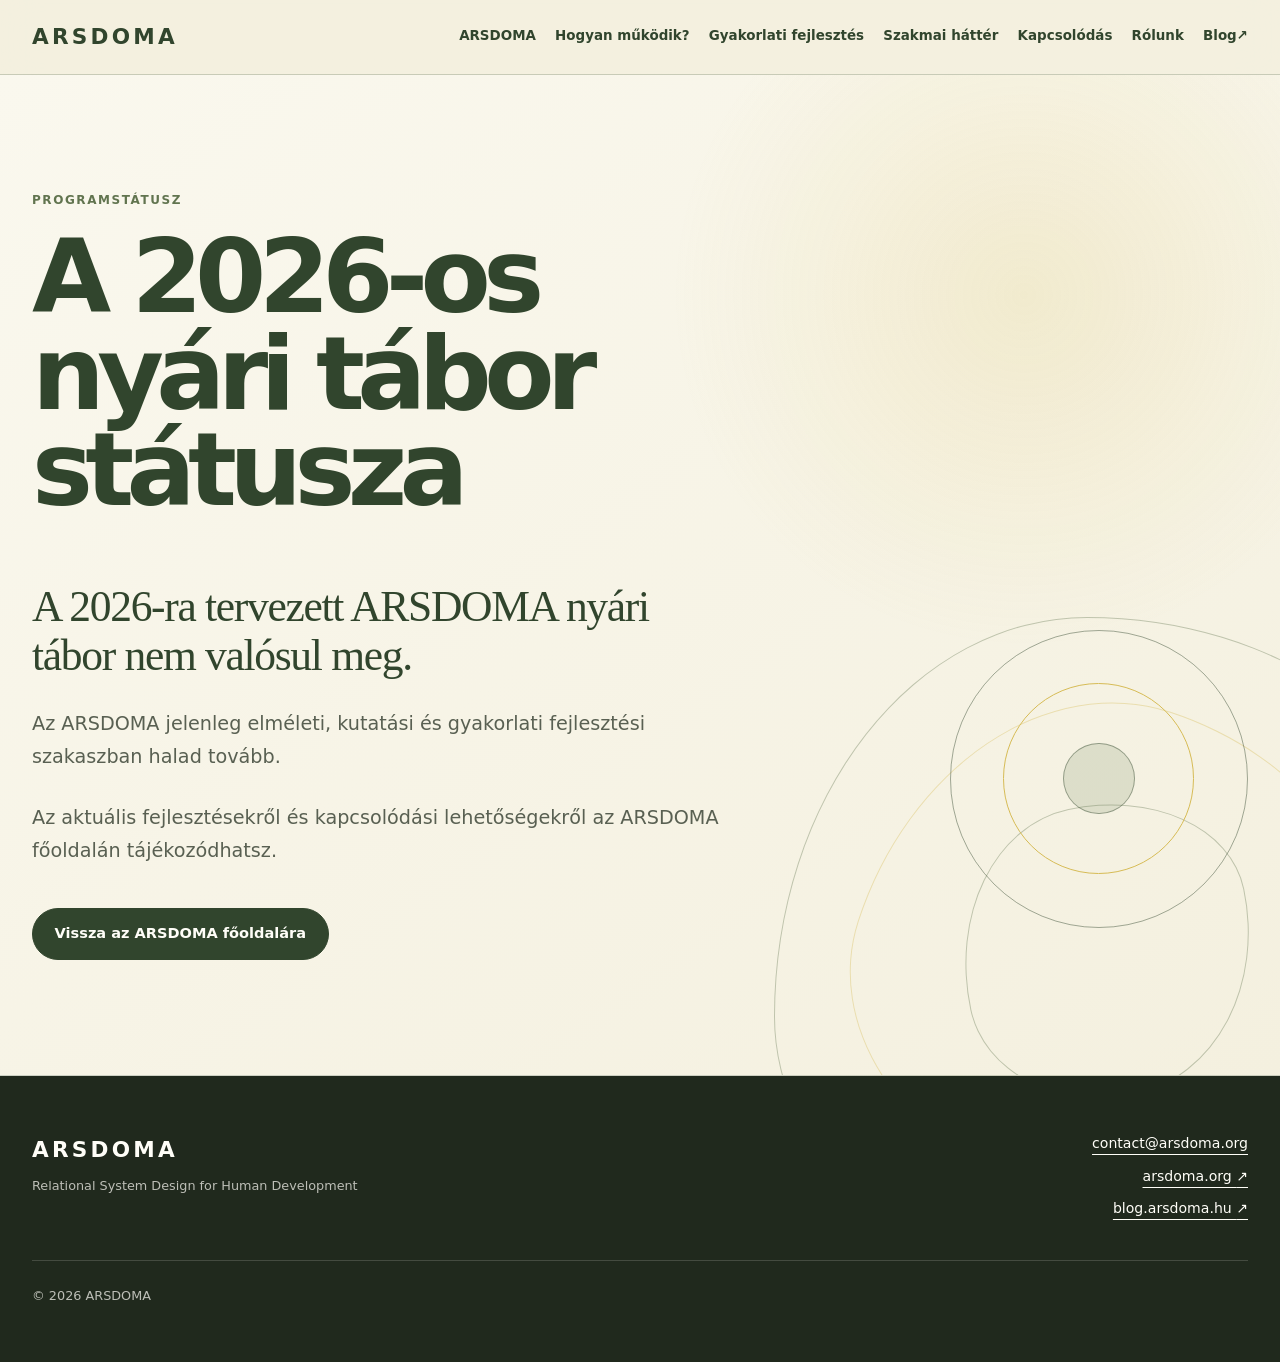
<file: gyermek-nyari-tabor.html>
<!doctype html>
<html lang="hu">
<head>
  <meta charset="utf-8" />
  <meta name="viewport" content="width=device-width, initial-scale=1" />
  <title>A 2026-os ARSDOMA nyári tábor státusza</title>
  <meta name="description" content="A 2026-ra tervezett ARSDOMA nyári tábor nem valósul meg. Az aktuális fejlesztésekről és kapcsolódási lehetőségekről az ARSDOMA főoldalán tájékozódhatsz." />
  <link rel="canonical" href="https://arsdoma.hu/gyermek-nyari-tabor.html" />
  <meta property="og:title" content="A 2026-os ARSDOMA nyári tábor státusza" />
  <meta property="og:description" content="A 2026-ra tervezett ARSDOMA nyári tábor nem valósul meg. Az ARSDOMA elméleti, kutatási és gyakorlati fejlesztési szakaszban halad tovább." />
  <meta property="og:type" content="website" />
  <meta property="og:url" content="https://arsdoma.hu/gyermek-nyari-tabor.html" />
  <meta property="og:locale" content="hu_HU" />
  <meta property="og:site_name" content="ARSDOMA" />
  <meta property="og:image" content="https://arsdoma.hu/arsdoma-kerdezes-kozossegben.png" />
  <meta property="og:image:alt" content="ARSDOMA – kapcsolati biztonság, alkotói bevonódás, önazonos fejlődés és közös gondolkodás" />
  <meta name="theme-color" content="#f4f0df" />
  <link rel="stylesheet" href="./styles.css" />
</head>
<body class="camp-status-page">
  <a class="skip-link" href="#tartalom">Ugrás a tartalomhoz</a>

  <header class="site-header">
    <div class="shell header-inner">
      <a class="brand" href="./index.html" aria-label="ARSDOMA főoldal">
        <span class="brand-name">ARSDOMA</span>
      </a>
      <nav class="site-nav" aria-label="Fő navigáció">
        <ul class="desktop-nav">
          <li><a href="./index.html#arsdoma">ARSDOMA</a></li>
          <li><a href="./index.html#hogyan-mukodik">Hogyan működik?</a></li>
          <li><a href="./index.html#gyakorlati-fejlesztes">Gyakorlati fejlesztés</a></li>
          <li><a href="./index.html#szakmai-hatter">Szakmai háttér</a></li>
          <li><a href="./index.html#kapcsolodas">Kapcsolódás</a></li>
          <li><a href="./index.html#rolunk">Rólunk</a></li>
          <li><a href="https://blog.arsdoma.hu" target="_blank" rel="noopener">Blog <span aria-hidden="true">↗</span></a></li>
        </ul>
        <details class="nav-menu">
          <summary>Menü</summary>
          <ul>
            <li><a href="./index.html#arsdoma">ARSDOMA</a></li>
            <li><a href="./index.html#hogyan-mukodik">Hogyan működik?</a></li>
            <li><a href="./index.html#gyakorlati-fejlesztes">Gyakorlati fejlesztés</a></li>
            <li><a href="./index.html#szakmai-hatter">Szakmai háttér</a></li>
            <li><a href="./index.html#kapcsolodas">Kapcsolódás</a></li>
            <li><a href="./index.html#rolunk">Rólunk</a></li>
            <li><a href="https://blog.arsdoma.hu" target="_blank" rel="noopener">Blog <span aria-hidden="true">↗</span></a></li>
          </ul>
        </details>
      </nav>
    </div>
  </header>

  <main id="tartalom">
    <section class="hero" id="statusz" aria-labelledby="status-title">
      <div class="hero-field" aria-hidden="true"><span></span><span></span><span></span></div>
      <div class="shell hero-grid">
        <div class="hero-copy">
          <p class="eyebrow">Programstátusz</p>
          <h1 id="status-title">A 2026-os nyári tábor státusza</h1>
          <p class="camp-status-lead">A 2026-ra tervezett ARSDOMA nyári tábor nem valósul meg.</p>
          <p class="camp-status-copy">Az ARSDOMA jelenleg elméleti, kutatási és gyakorlati fejlesztési szakaszban halad tovább.</p>
          <p class="camp-status-copy">Az aktuális fejlesztésekről és kapcsolódási lehetőségekről az ARSDOMA főoldalán tájékozódhatsz.</p>
          <div class="actions">
            <a class="button button-primary" href="./index.html">Vissza az ARSDOMA főoldalára</a>
          </div>
        </div>
        <div class="hero-diagram" aria-hidden="true"><span></span><span></span><span></span></div>
      </div>
    </section>
  </main>

  <footer class="site-footer">
    <div class="shell footer-grid">
      <div><a class="footer-brand" href="./index.html">ARSDOMA</a><p>Relational System Design for Human Development</p></div>
      <div class="footer-links">
        <a href="mailto:contact@arsdoma.org">contact@arsdoma.org</a>
        <a href="https://arsdoma.org" target="_blank" rel="noopener">arsdoma.org <span aria-hidden="true">↗</span></a>
        <a href="https://blog.arsdoma.hu" target="_blank" rel="noopener">blog.arsdoma.hu <span aria-hidden="true">↗</span></a>
      </div>
      <p class="copyright">© 2026 ARSDOMA</p>
    </div>
  </footer>
</body>
</html>
</file>
<file: styles.css>
:root {
  --paper: #f4f0df;
  --paper-light: #faf8ee;
  --paper-deep: #e9e2c7;
  --ink: #273022;
  --ink-soft: #596052;
  --forest: #31452d;
  --moss: #61744f;
  --pollen: #d6bb55;
  --line: rgba(49, 69, 45, 0.22);
  --line-strong: rgba(49, 69, 45, 0.44);
  --white: #fffef8;
  --focus: #1a5e71;
  --shadow: 0 24px 70px rgba(38, 48, 34, 0.09);
  --shell: 76rem;
  --reading: 45rem;
}

*, *::before, *::after { box-sizing: border-box; }

html {
  scroll-behavior: smooth;
  scroll-padding-top: 7rem;
}

body {
  margin: 0;
  background: var(--paper);
  color: var(--ink);
  font-family: Inter, ui-sans-serif, system-ui, -apple-system, BlinkMacSystemFont, "Segoe UI", sans-serif;
  font-size: 1rem;
  line-height: 1.7;
  text-rendering: optimizeLegibility;
}

body::before {
  position: fixed;
  inset: 0;
  z-index: -1;
  pointer-events: none;
  background-image: radial-gradient(rgba(49, 69, 45, 0.045) 0.7px, transparent 0.7px);
  background-size: 7px 7px;
  content: "";
}

img { display: block; max-width: 100%; }
a { color: inherit; }
button, summary, a { -webkit-tap-highlight-color: transparent; }

:focus-visible {
  outline: 3px solid var(--focus);
  outline-offset: 4px;
  border-radius: 0.25rem;
}

::selection { background: var(--pollen); color: var(--forest); }

.skip-link {
  position: fixed;
  top: 0.75rem;
  left: 0.75rem;
  z-index: 100;
  padding: 0.75rem 1rem;
  border-radius: 999px;
  background: var(--forest);
  color: var(--white);
  font-weight: 750;
  text-decoration: none;
  transform: translateY(-180%);
  transition: transform 160ms ease;
}

.skip-link:focus { transform: translateY(0); }
.shell { width: min(var(--shell), calc(100% - 3rem)); margin-inline: auto; }

.site-header {
  position: sticky;
  top: 0;
  z-index: 50;
  border-bottom: 1px solid var(--line);
  background: rgba(244, 240, 223, 0.92);
  backdrop-filter: blur(18px);
}

.header-inner {
  display: flex;
  min-height: 4.6rem;
  align-items: center;
  justify-content: space-between;
  gap: 2rem;
}

.brand { display: grid; flex: 0 0 auto; text-decoration: none; }
.brand-name { color: var(--forest); font-size: 1.35rem; font-weight: 820; letter-spacing: 0.15em; line-height: 1.1; }
.desktop-nav { display: flex; align-items: center; gap: clamp(0.8rem, 1.5vw, 1.4rem); margin: 0; padding: 0; list-style: none; }
.nav-menu { display: none; }
.nav-menu > summary { display: none; }
.nav-menu ul { display: flex; align-items: center; gap: clamp(0.8rem, 1.5vw, 1.4rem); margin: 0; padding: 0; list-style: none; }

.desktop-nav a, .nav-menu a {
  display: inline-flex;
  min-height: 2.75rem;
  align-items: center;
  color: var(--forest);
  font-size: 0.84rem;
  font-weight: 680;
  text-decoration: none;
  text-underline-offset: 0.35rem;
}

.desktop-nav a:hover, .desktop-nav a:focus-visible, .nav-menu a:hover, .nav-menu a:focus-visible { text-decoration: underline; }

.hero {
  position: relative;
  min-height: calc(100svh - 5.25rem);
  overflow: hidden;
  border-bottom: 1px solid var(--line);
  background: radial-gradient(circle at 80% 22%, rgba(214, 187, 85, 0.17), transparent 22rem), linear-gradient(145deg, var(--paper-light), var(--paper));
}

.hero-grid {
  position: relative;
  z-index: 2;
  display: grid;
  min-height: calc(100svh - 5.25rem);
  grid-template-columns: minmax(0, 1fr) minmax(17rem, 0.36fr);
  align-items: center;
  gap: clamp(3rem, 7vw, 7rem);
  padding-block: clamp(4.5rem, 9vw, 8rem);
}

.hero-copy { max-width: 52rem; }
.eyebrow, .section-number { margin: 0 0 1.2rem; color: var(--moss); font-size: 0.75rem; font-weight: 780; letter-spacing: 0.13em; text-transform: uppercase; }
h1, h2, h3 { overflow-wrap: normal; word-break: normal; hyphens: none; }
p { overflow-wrap: break-word; }
h1 { margin: 0; color: var(--forest); font-size: clamp(4rem, 11vw, 8.5rem); font-weight: 790; letter-spacing: -0.075em; line-height: 0.82; }

.hero-statement {
  display: grid;
  margin: clamp(2.6rem, 5vw, 4.7rem) 0 0;
  font-family: Georgia, "Times New Roman", serif;
  font-size: clamp(1.65rem, 3.7vw, 3.25rem);
  letter-spacing: -0.035em;
  line-height: 1.06;
}

.hero-statement span:last-child { color: var(--moss); }
.hero-intro { max-width: 47rem; margin: 2.4rem 0 0; font-size: clamp(1.08rem, 1.5vw, 1.27rem); }
.hero-prompt { max-width: 43rem; margin: 2rem 0 0; color: var(--ink-soft); }

.hero-question {
  max-width: 48rem;
  margin: 1rem 0 0;
  color: var(--forest);
  font-family: Georgia, "Times New Roman", serif;
  font-size: clamp(1.4rem, 2.6vw, 2.15rem);
  font-weight: 500;
  line-height: 1.25;
}

.actions { display: flex; flex-wrap: wrap; gap: 0.8rem; margin-top: 2.5rem; }

.button {
  display: inline-flex;
  min-height: 3.25rem;
  align-items: center;
  justify-content: center;
  padding: 0.75rem 1.35rem;
  border: 1px solid var(--line-strong);
  border-radius: 999px;
  font-size: 0.91rem;
  font-weight: 760;
  text-align: center;
  text-decoration: none;
  transition: background 160ms ease, color 160ms ease, transform 160ms ease;
}

.button:hover { transform: translateY(-2px); }
.button-primary { border-color: var(--forest); background: var(--forest); color: var(--white); }
.button-primary:hover { background: #22361f; }
.button-quiet { background: rgba(255, 254, 248, 0.42); color: var(--forest); }
.button-quiet:hover { background: var(--white); }
.button-light { border-color: rgba(255, 254, 248, 0.64); background: var(--white); color: var(--forest); }

.hero-diagram { position: relative; align-self: end; width: min(100%, 21rem); aspect-ratio: 1; margin-bottom: 2rem; }
.hero-diagram span { position: absolute; border: 1px solid var(--line-strong); border-radius: 50%; }
.hero-diagram span:nth-child(1) { inset: 0; }
.hero-diagram span:nth-child(2) { inset: 18%; border-color: var(--pollen); }
.hero-diagram span:nth-child(3) { inset: 38%; background: rgba(97, 116, 79, 0.16); }
.hero-field { position: absolute; right: -10rem; bottom: -13rem; width: min(52vw, 48rem); aspect-ratio: 1; opacity: 0.36; }
.hero-field span { position: absolute; inset: 0; border: 1px solid var(--moss); border-radius: 47% 53% 51% 49% / 60% 39% 61% 40%; }
.hero-field span:nth-child(2) { inset: 13%; border-color: var(--pollen); transform: rotate(18deg); }
.hero-field span:nth-child(3) { inset: 28%; transform: rotate(-12deg); }

.camp-status-page .hero-grid { min-height: calc(100svh - 4.6rem); align-items: center; }
.camp-status-page h1 { max-width: 11ch; font-size: clamp(3.4rem, 8vw, 6.5rem); line-height: 0.94; }
.camp-status-lead { max-width: 43rem; margin: clamp(2.6rem, 5vw, 4.5rem) 0 0; color: var(--forest); font-family: Georgia, "Times New Roman", serif; font-size: clamp(1.65rem, 3.4vw, 2.8rem); letter-spacing: -0.03em; line-height: 1.12; }
.camp-status-copy { max-width: 43rem; margin: 1.8rem 0 0; color: var(--ink-soft); font-size: clamp(1.05rem, 1.5vw, 1.2rem); }

.section { padding-block: clamp(5.5rem, 10vw, 9rem); border-bottom: 1px solid var(--line); }

.section-heading h2 {
  max-width: 16ch;
  margin: 0;
  color: var(--forest);
  font-family: Georgia, "Times New Roman", serif;
  font-size: clamp(2.25rem, 5.2vw, 4.7rem);
  font-weight: 500;
  letter-spacing: -0.045em;
  line-height: 0.98;
}

.section-heading > p:last-child { max-width: 46rem; margin: 1.6rem 0 0; font-size: 1.08rem; }
.heading-wide h2 { max-width: 20ch; }
.principles { background: var(--paper-light); }
.principle-list { display: grid; margin-top: clamp(3.5rem, 7vw, 6rem); border-top: 1px solid var(--line-strong); }
.principle { display: grid; grid-template-columns: 5rem minmax(0, 1fr); gap: clamp(1.5rem, 4vw, 4rem); padding-block: clamp(2rem, 4vw, 3.5rem); border-bottom: 1px solid var(--line); }
.principle-number, .path-number { margin: 0; color: var(--pollen); font-size: 0.78rem; font-weight: 820; letter-spacing: 0.12em; }
.principle h3 { max-width: 23ch; margin: 0; color: var(--forest); font-size: clamp(1.35rem, 2.5vw, 2rem); line-height: 1.2; }
.principle p:last-child { max-width: 47rem; margin: 1rem 0 0; color: var(--ink-soft); font-size: 1.05rem; }
.section-action { margin-top: 2.5rem; text-align: right; }

.text-link {
  display: inline-flex;
  min-height: 2.75rem;
  align-items: center;
  gap: 0.45rem;
  color: var(--forest);
  font-weight: 780;
  text-decoration-color: var(--pollen);
  text-decoration-thickness: 2px;
  text-underline-offset: 0.4rem;
}

.text-link:hover { text-decoration-thickness: 4px; }
.split-layout { display: grid; grid-template-columns: minmax(17rem, 0.42fr) minmax(0, 0.58fr); gap: clamp(3rem, 8vw, 8rem); align-items: start; }
.sticky-heading { position: sticky; top: 8rem; }
.prose { max-width: var(--reading); font-size: clamp(1.03rem, 1.4vw, 1.16rem); }
.prose > *:first-child { margin-top: 0; }
.prose p { margin: 0 0 1.4rem; }

.prose h3 {
  max-width: 25ch;
  margin: 2.4rem 0 1.4rem;
  color: var(--forest);
  font-family: Georgia, "Times New Roman", serif;
  font-size: clamp(1.45rem, 3vw, 2.35rem);
  font-weight: 500;
  letter-spacing: -0.025em;
  line-height: 1.2;
}

.prose .central-question { max-width: 23ch; margin-block: 1.3rem 2.4rem; padding-left: 1.4rem; border-left: 4px solid var(--pollen); font-size: clamp(1.8rem, 4vw, 3.4rem); }
.prose .safety-question { margin-top: 1.8rem; font-size: clamp(1.6rem, 3.4vw, 2.9rem); }
.key-statement { margin-block: 2.5rem !important; color: var(--forest); font-family: Georgia, "Times New Roman", serif; font-size: clamp(1.45rem, 2.9vw, 2.3rem); font-weight: 600; letter-spacing: -0.025em; line-height: 1.25; }
.safety-section { background: linear-gradient(135deg, var(--paper), var(--paper-deep)); }
.learning-section { background: var(--white); }
.signal-list, .metric-list, .topic-list { margin: 2rem 0; padding: 0; list-style: none; }
.signal-list { display: grid; grid-template-columns: repeat(2, minmax(0, 1fr)); gap: 0.65rem 1.3rem; }
.signal-list li { position: relative; padding: 0.85rem 0 0.85rem 1.2rem; border-top: 1px solid var(--line); }
.signal-list li::before { position: absolute; top: 1.48rem; left: 0; width: 0.36rem; height: 0.36rem; border-radius: 50%; background: var(--pollen); content: ""; }

.system-section { background: var(--forest); color: rgba(255, 254, 248, 0.86); }
.system-section .section-number, .system-section .section-heading h2, .system-section h3, .system-section .text-link { color: var(--white); }
.system-line { display: flex; margin-block: clamp(3.5rem, 7vw, 6rem); flex-wrap: wrap; align-items: center; justify-content: center; gap: 0.8rem; }
.system-line span { display: inline-flex; min-height: 3.1rem; align-items: center; padding: 0.55rem 1rem; border: 1px solid rgba(255, 254, 248, 0.28); border-radius: 999px; color: var(--white); font-size: 0.84rem; font-weight: 740; }
.system-line span:not(:last-child)::after { margin-left: 1.1rem; color: var(--pollen); content: "·"; }
.system-copy { display: grid; grid-template-columns: repeat(2, minmax(0, 1fr)); gap: clamp(2.5rem, 7vw, 7rem); }
.system-copy .prose { color: rgba(255, 254, 248, 0.82); }
.crossed-question { color: rgba(255, 254, 248, 0.58); text-decoration: line-through; text-decoration-color: var(--pollen); text-decoration-thickness: 2px; }

.evidence-section { background: var(--paper-light); }
.metric-list { border-top: 1px solid var(--line-strong); }
.metric-list li { display: grid; grid-template-columns: 2.4rem 1fr; gap: 1rem; padding-block: 1rem; border-bottom: 1px solid var(--line); }
.metric-list span { color: var(--pollen); font-size: 0.72rem; font-weight: 820; }

.ai-section { overflow: hidden; background: #e8eadf; }
.ai-grid { display: grid; grid-template-columns: minmax(20rem, 0.4fr) minmax(10rem, 0.22fr) minmax(0, 0.38fr); gap: clamp(2rem, 5vw, 5rem); align-items: start; }
#ai-title { max-width: 18ch; font-size: clamp(2.2rem, 4.2vw, 4rem); overflow-wrap: normal; word-break: normal; hyphens: none; }
.ai-boundary { position: relative; display: grid; aspect-ratio: 1; place-items: center; }
.ai-boundary::before, .ai-boundary::after { position: absolute; border: 1px solid var(--line-strong); border-radius: 50%; content: ""; }
.ai-boundary::before { inset: 0; }
.ai-boundary::after { inset: 22%; border-color: var(--pollen); }
.ai-boundary span { position: absolute; z-index: 2; padding: 0.35rem 0.6rem; background: #e8eadf; color: var(--forest); font-size: 0.68rem; font-weight: 800; letter-spacing: 0.08em; text-transform: uppercase; }
.ai-boundary span:first-child { top: 8%; }
.ai-boundary span:last-child { bottom: 26%; }
.compact-list { grid-template-columns: 1fr; }

.status-section { background: var(--forest); color: rgba(255, 254, 248, 0.87); }
.status-grid { display: grid; grid-template-columns: minmax(18rem, 0.45fr) minmax(0, 0.55fr); gap: clamp(3rem, 8vw, 8rem); }
.status-section h2, .status-section h3 { color: var(--white); }
.light-number { color: var(--pollen); }
.status-content { max-width: var(--reading); font-size: clamp(1.05rem, 1.5vw, 1.2rem); }
.status-content p { margin: 0 0 1.4rem; }
.status-content h3 { margin: 2.5rem 0; font-family: Georgia, "Times New Roman", serif; font-size: clamp(1.55rem, 3.2vw, 2.55rem); font-weight: 500; line-height: 1.2; }
.status-note { display: flex; margin-block: 2.6rem !important; align-items: center; gap: 0.85rem; padding: 1.1rem 1.25rem; border: 1px solid rgba(255, 254, 248, 0.3); border-radius: 0.9rem; color: var(--white); font-weight: 790; }
.status-note span { flex: 0 0 auto; width: 0.65rem; height: 0.65rem; border-radius: 50%; background: var(--pollen); }

.research-section { background: var(--paper-light); }
.research-grid, .blog-layout { display: grid; grid-template-columns: minmax(18rem, 0.42fr) minmax(0, 0.58fr); gap: clamp(3rem, 8vw, 8rem); }
.research-copy { max-width: var(--reading); font-size: 1.08rem; }
.research-lead { margin: 0 0 2rem; color: var(--forest); font-family: Georgia, "Times New Roman", serif; font-size: clamp(1.4rem, 2.8vw, 2.2rem); line-height: 1.3; }
.research-copy a:not(.button) { color: var(--forest); font-weight: 760; }
.topic-list { display: flex; flex-wrap: wrap; gap: 0.65rem; }
.topic-list li { padding: 0.65rem 0.9rem; border: 1px solid var(--line); border-radius: 999px; color: var(--forest); font-size: 0.86rem; font-weight: 720; }

.about-section { background: var(--paper); }
.people-grid { display: grid; margin-top: clamp(3.5rem, 7vw, 6rem); grid-template-columns: repeat(2, minmax(0, 1fr)); gap: clamp(2rem, 5vw, 5rem); }
.person { display: flex; flex-direction: column; align-items: flex-start; padding-top: 1.8rem; border-top: 1px solid var(--line-strong); }
.person-portrait { width: clamp(13.75rem, 21vw, 16.875rem); aspect-ratio: 4 / 5; overflow: hidden; border-radius: 0.8rem; background: var(--paper-deep); }
.person-portrait img { width: 100%; height: 100%; border-radius: 0; filter: saturate(0.82) contrast(0.98); object-fit: cover; object-position: 50% 42%; }
.person:nth-child(2) .person-portrait img { object-position: 50% 44%; transform: translateY(0.75rem) scale(1.35); }
.person-copy { max-width: 34rem; margin-top: 1.75rem; }
.person-role { margin: 0 0 0.45rem; color: var(--moss); font-size: 0.72rem; font-weight: 790; letter-spacing: 0.08em; text-transform: uppercase; }
.person h3 { max-width: none; margin: 0; color: var(--forest); font-family: Georgia, "Times New Roman", serif; font-size: clamp(1.7rem, 3vw, 2.4rem); font-weight: 500; line-height: 1.1; overflow-wrap: normal; word-break: keep-all; text-wrap: balance; }
.person-copy > p:not(.person-role) { margin: 1.2rem 0; color: var(--ink-soft); }

.connect-section { background: var(--white); }
.connect-intro { display: grid; grid-template-columns: minmax(18rem, 0.42fr) minmax(0, 0.58fr); gap: clamp(3rem, 8vw, 8rem); align-items: end; }
.connect-intro > p { max-width: 35rem; margin: 0; font-family: Georgia, "Times New Roman", serif; font-size: clamp(1.4rem, 2.8vw, 2.2rem); line-height: 1.3; }
.connection-paths { display: grid; margin-top: clamp(3.5rem, 7vw, 6rem); grid-template-columns: repeat(3, minmax(0, 1fr)); border-top: 1px solid var(--line-strong); border-bottom: 1px solid var(--line-strong); }
.connection-paths article { padding: 2rem; }
.connection-paths article + article { border-left: 1px solid var(--line); }
.connection-paths h3 { margin: 2rem 0 1rem; color: var(--forest); font-size: 1.25rem; line-height: 1.25; }
.connection-paths p:last-child { margin: 0; color: var(--ink-soft); }
.closing-statement { max-width: 57rem; margin: clamp(4rem, 9vw, 8rem) auto 0; text-align: center; }
.closing-statement > p { margin: 0; color: var(--moss); font-size: 0.84rem; font-weight: 800; letter-spacing: 0.08em; text-transform: uppercase; }
.closing-statement h3 { margin: 1.3rem 0 2.5rem; color: var(--forest); font-family: Georgia, "Times New Roman", serif; font-size: clamp(1.8rem, 4.2vw, 3.5rem); font-weight: 500; letter-spacing: -0.035em; line-height: 1.1; }

.blog-section { background: var(--paper-deep); }
.blog-layout > div:last-child { max-width: var(--reading); font-size: 1.1rem; }
.blog-layout > div:last-child p { margin: 0 0 2rem; }

.site-footer { padding-block: 3.5rem; background: #20291d; color: rgba(255, 254, 248, 0.7); }
.footer-grid { display: grid; grid-template-columns: minmax(15rem, 1fr) auto; gap: 2rem 4rem; align-items: start; }
.footer-brand { color: var(--white); font-size: 1.35rem; font-weight: 820; letter-spacing: 0.15em; text-decoration: none; }
.site-footer p { margin: 0.4rem 0 0; font-size: 0.8rem; }
.footer-links { display: grid; justify-items: end; gap: 0.55rem; }
.footer-links a { color: var(--white); font-size: 0.88rem; text-underline-offset: 0.35rem; }
.copyright { grid-column: 1 / -1; padding-top: 1.5rem; border-top: 1px solid rgba(255, 254, 248, 0.16); }

@media (max-width: 72rem) {
  .desktop-nav { gap: 0.75rem; }
  .desktop-nav a { font-size: 0.77rem; }
  .ai-grid { grid-template-columns: minmax(20rem, 0.46fr) minmax(0, 0.54fr); }
  .ai-boundary { display: none; }
  .people-grid { gap: 2.5rem; }
}

@media (max-width: 58rem) {
  .header-inner { min-height: 4.4rem; }
  .desktop-nav { display: none; }
  .nav-menu { position: relative; display: block; }
  .nav-menu > summary { display: inline-flex; min-height: 2.75rem; align-items: center; padding: 0.45rem 0.9rem; border: 1px solid var(--line-strong); border-radius: 999px; color: var(--forest); cursor: pointer; font-size: 0.84rem; font-weight: 760; list-style: none; }
  .nav-menu > summary::-webkit-details-marker { display: none; }
  .nav-menu > summary::after { margin-left: 0.5rem; content: "+"; font-size: 1.05rem; }
  .nav-menu[open] > summary::after { content: "−"; }
  .nav-menu ul { position: absolute; top: calc(100% + 0.8rem); right: 0; display: none; width: min(20rem, calc(100vw - 2rem)); padding: 0.8rem; border: 1px solid var(--line); border-radius: 1.6rem; background: var(--paper-light); box-shadow: var(--shadow); }
  .nav-menu[open] ul { display: grid; }
  .nav-menu a { width: 100%; min-height: 3rem; padding-inline: 0.7rem; border-radius: 0.65rem; font-size: 0.9rem; }
  .nav-menu a:hover, .nav-menu a:focus-visible { background: var(--paper-deep); text-decoration: none; }
  .hero-grid { min-height: auto; grid-template-columns: 1fr; gap: 4rem; }
  .hero-diagram { width: min(19rem, 70vw); justify-self: end; }
  .hero-field { width: 85vw; }
  .split-layout, .status-grid, .research-grid, .blog-layout, .connect-intro, .ai-grid { grid-template-columns: 1fr; }
  .sticky-heading { position: static; }
  .system-copy { grid-template-columns: 1fr; gap: 2rem; }
  .people-grid { grid-template-columns: 1fr; }
  .connection-paths { grid-template-columns: 1fr; }
  .connection-paths article { padding-inline: 0; }
  .connection-paths article + article { border-top: 1px solid var(--line); border-left: 0; }
}

@media (max-width: 38rem) {
  html { scroll-padding-top: 0; }
  .shell { width: min(100% - 1.4rem, var(--shell)); }
  .header-inner { min-height: 3.5rem; gap: 1rem; }
  .brand-name { font-size: 1.05rem; }
  .nav-menu > summary { min-height: 2.5rem; padding: 0.3rem 0.75rem; font-size: 0.8rem; }
  .nav-menu > summary::after { margin-left: 0.4rem; font-size: 1rem; }
  .nav-menu ul { top: calc(100% + 0.5rem); padding: 0.65rem; }
  .nav-menu a { min-height: 2.55rem; padding-inline: 0.6rem; font-size: 0.88rem; }
  #arsdoma, #hogyan-mukodik, #gyakorlati-fejlesztes, #szakmai-hatter, #kapcsolodas, #rolunk { scroll-margin-top: 4.25rem; }
  .hero-grid { padding-block: 4rem 5rem; }
  h1 { font-size: clamp(3.5rem, 20vw, 5.4rem); }
  .hero-statement { margin-top: 2.7rem; }
  .actions { display: grid; }
  .button { width: 100%; }
  .hero-diagram { margin-bottom: 0; }
  .section { padding-block: 5rem; }
  .principle { grid-template-columns: 2.25rem minmax(0, 1fr); gap: 0.8rem; }
  .section-action { text-align: left; }
  .signal-list { grid-template-columns: 1fr; }
  .system-line { justify-content: flex-start; }
  .system-line span:not(:last-child)::after { display: none; }
  .person-portrait { width: min(15rem, 75vw); }
  .footer-grid { grid-template-columns: 1fr; }
  .footer-links { justify-items: start; }
  .copyright { grid-column: 1; }
}

@media (prefers-reduced-motion: reduce) {
  html { scroll-behavior: auto; }
  *, *::before, *::after { scroll-behavior: auto !important; transition-duration: 0.01ms !important; }
}
</file>
